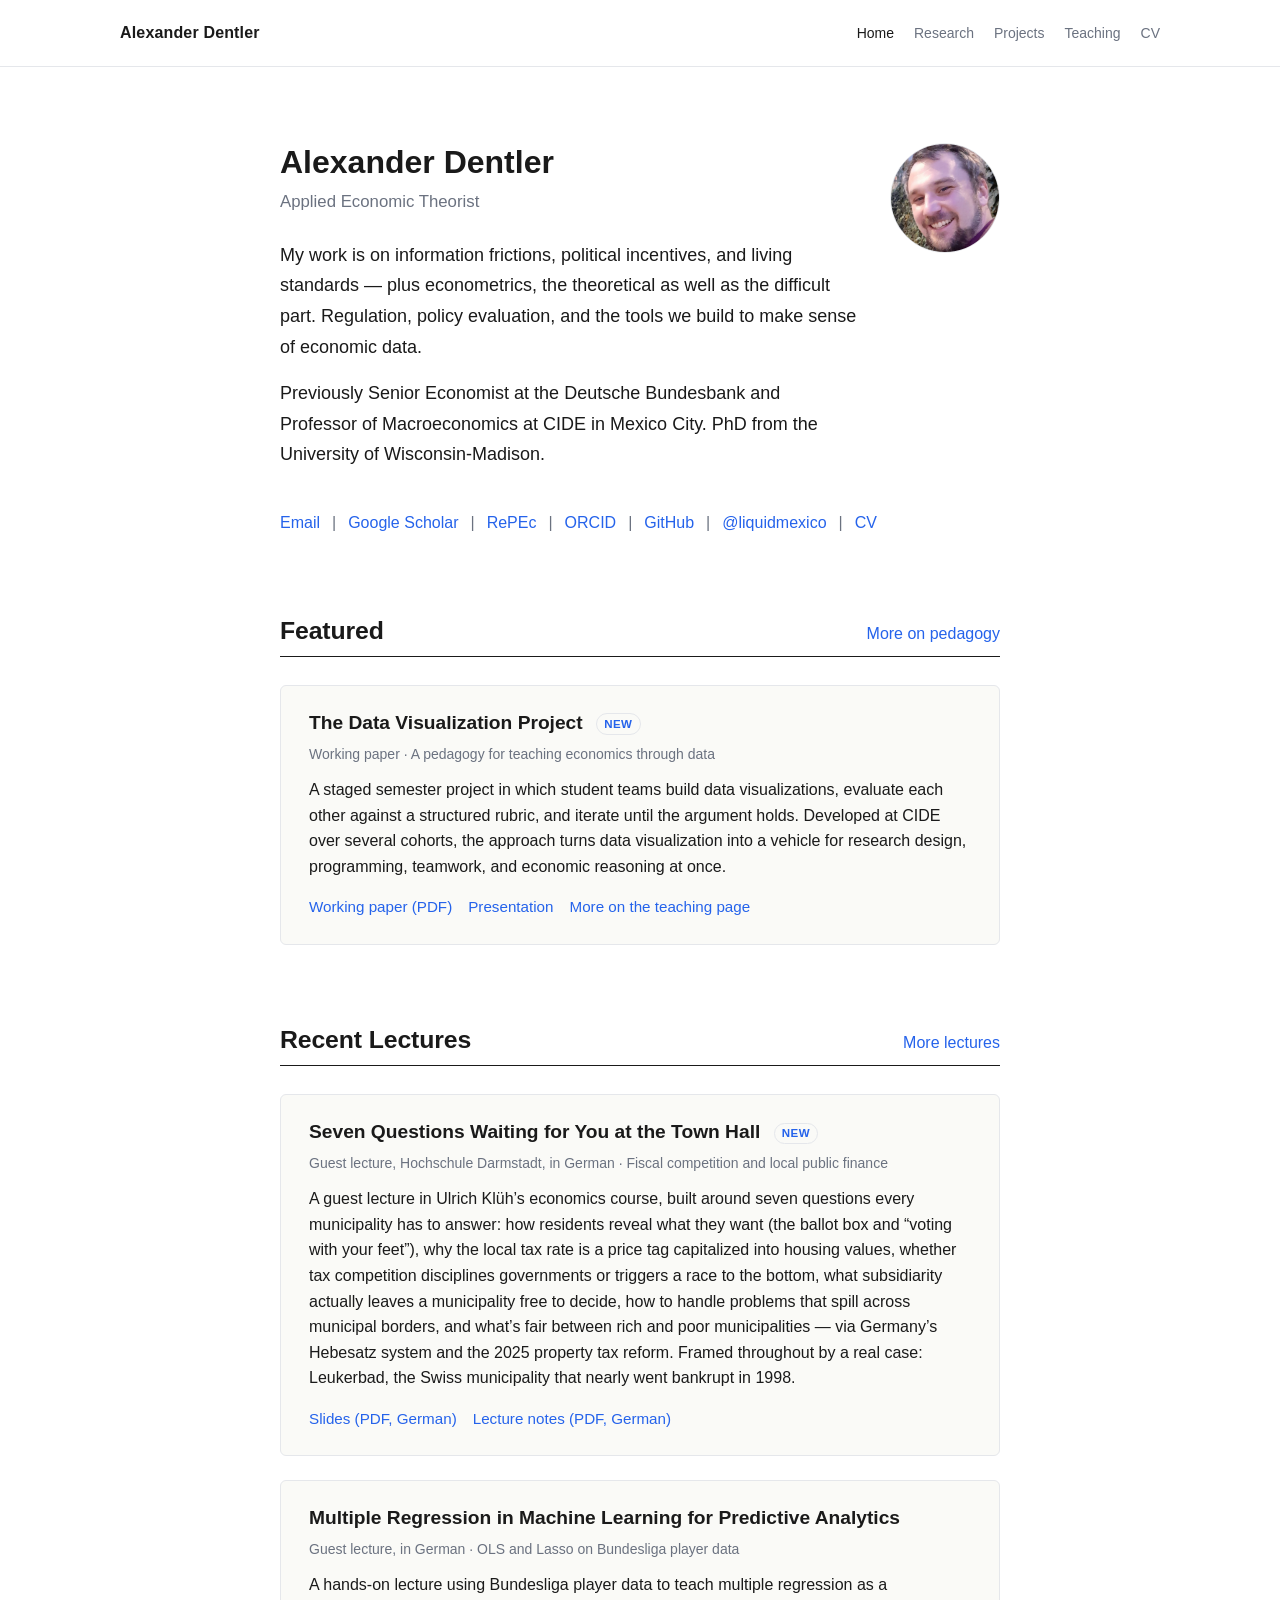
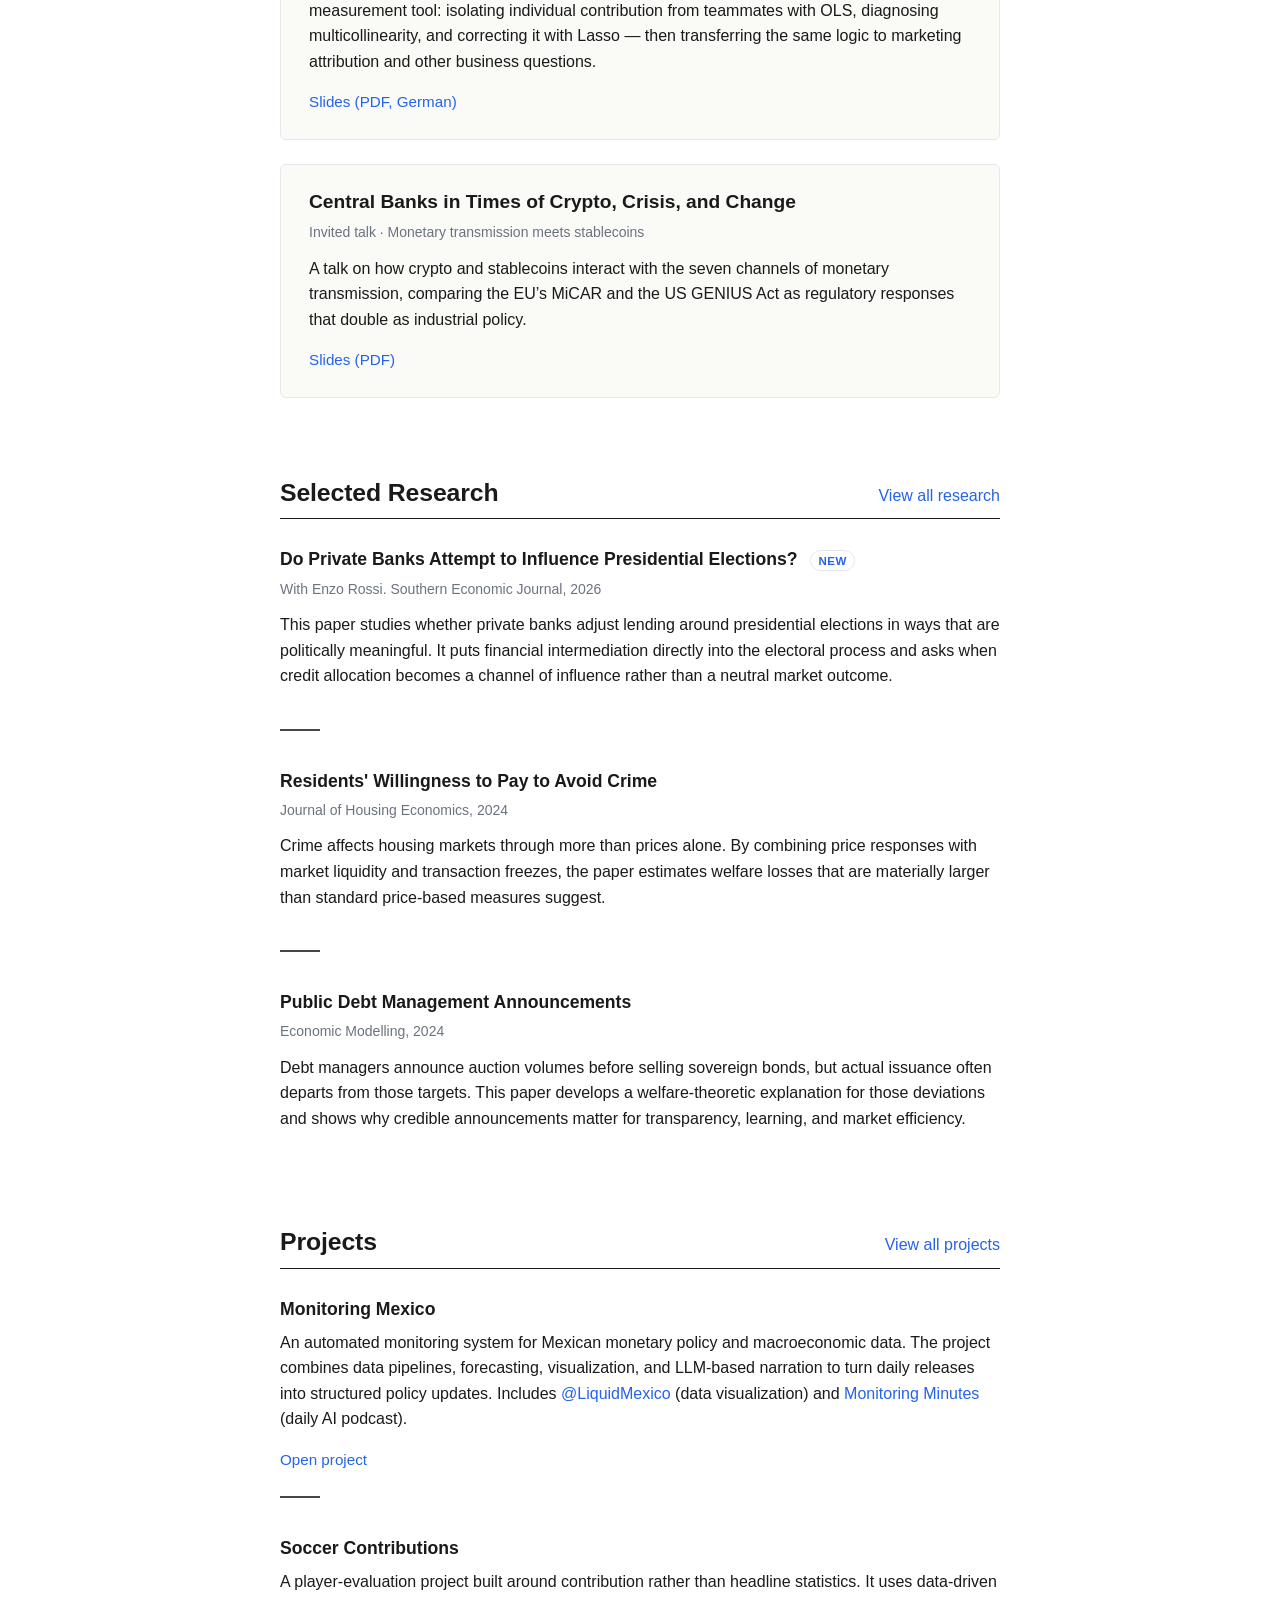
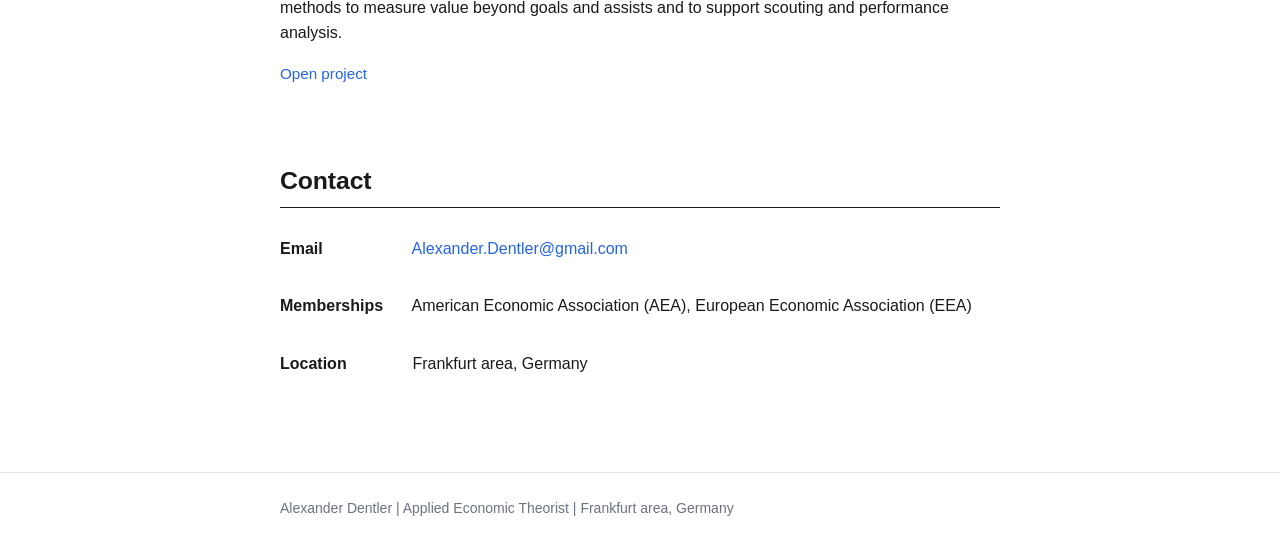
<file: index.html>
<!DOCTYPE html>
<html lang="en">
  <head>
    <meta charset="utf-8">
    <meta name="viewport" content="width=device-width, initial-scale=1">
    <title>Alexander Dentler | Applied Economic Theorist</title>
    <meta
      name="description"
      content="Alexander Dentler is an applied economic theorist working on information economics, political economy, living standards, and policy design."
    >
    <link rel="icon" type="image/svg+xml" href="assets/favicon.svg">

    <meta property="og:type" content="website">
    <meta property="og:title" content="Alexander Dentler | Applied Economic Theorist">
    <meta property="og:description" content="Applied economic theorist working on information economics, political economy, living standards, and policy design.">
    <meta property="og:image" content="https://adentler1.github.io/assets/og-image.jpg">
    <meta property="og:url" content="https://adentler1.github.io/">
    <meta name="twitter:card" content="summary_large_image">
    <meta name="twitter:title" content="Alexander Dentler | Applied Economic Theorist">
    <meta name="twitter:description" content="Applied economic theorist working on information economics, political economy, living standards, and policy design.">
    <meta name="twitter:image" content="https://adentler1.github.io/assets/og-image.jpg">

    <link rel="stylesheet" href="css/style.css">

    <script async src="https://www.googletagmanager.com/gtag/js?id=G-CP04B68RK2"></script>
    <script>
      window.dataLayer = window.dataLayer || [];
      function gtag(){dataLayer.push(arguments);}
      gtag('js', new Date());
      gtag('config', 'G-CP04B68RK2');
    </script>
  </head>
  <body>
    <header class="site-header">
      <div class="chrome">
        <div class="site-header-inner">
          <a class="site-name" href="index.html">Alexander Dentler</a>
          <nav class="site-nav" aria-label="Primary">
            <a href="index.html" aria-current="page">Home</a>
            <a href="research.html">Research</a>
            <a href="projects.html">Projects</a>
            <a href="teaching.html">Teaching</a>
            <a href="cv.html">CV</a>
          </nav>
        </div>
      </div>
    </header>

    <main class="content page">
      <section class="hero">
        <div class="hero-inner">
          <div class="hero-text">
            <h1>Alexander Dentler</h1>
            <p class="role">Applied Economic Theorist</p>
            <p class="lede">
              My work is on information frictions, political incentives, and living
              standards &mdash; plus econometrics, the theoretical as well as the
              difficult part. Regulation, policy evaluation, and the tools we build
              to make sense of economic data.
            </p>
            <p class="lede">
              Previously Senior Economist at the Deutsche Bundesbank and Professor of
              Macroeconomics at CIDE in Mexico City. PhD from the University of
              Wisconsin-Madison.
            </p>
          </div>
          <img class="hero-photo" src="assets/dentler-photo.jpg" alt="Alexander Dentler">
        </div>
        <ul class="link-list" aria-label="Profile links">
          <li><a href="mailto:Alexander.Dentler@gmail.com">Email</a></li>
          <li>
            <a href="https://scholar.google.com/citations?user=4nxXHgsAAAAJ&amp;hl=en" target="_blank" rel="noopener noreferrer">Google Scholar</a>
          </li>
          <li>
            <a href="https://ideas.repec.org/f/pde1080.html" target="_blank" rel="noopener noreferrer">RePEc</a>
          </li>
          <li>
            <a href="https://orcid.org/0000-0003-4408-7403" target="_blank" rel="noopener noreferrer">ORCID</a>
          </li>
          <li>
            <a href="https://github.com/adentler1" target="_blank" rel="noopener noreferrer">GitHub</a>
          </li>
          <li>
            <a href="https://x.com/liquidmexico" target="_blank" rel="noopener noreferrer">@liquidmexico</a>
          </li>
          <li><a href="cv.html">CV</a></li>
        </ul>
      </section>

      <section class="section">
        <div class="section-header">
          <h2>Featured</h2>
          <a class="section-link" href="teaching.html#pedagogy">More on pedagogy</a>
        </div>
        <article class="featured">
          <h3 class="entry-title">
            The Data Visualization Project
            <span class="tag">New</span>
          </h3>
          <p class="meta">Working paper &middot; A pedagogy for teaching economics through data</p>
          <p>
            A staged semester project in which student teams build data visualizations,
            evaluate each other against a structured rubric, and iterate until the
            argument holds. Developed at CIDE over several cohorts, the approach turns
            data visualization into a vehicle for research design, programming,
            teamwork, and economic reasoning at once.
          </p>
          <div class="link-row">
            <a href="assets/DVP/Dentler_DVP_WorkingPaper.pdf" target="_blank" rel="noopener noreferrer">Working paper (PDF)</a>
            <a href="assets/DVP/DVP_Presentation.pdf" target="_blank" rel="noopener noreferrer">Presentation</a>
            <a href="teaching.html#pedagogy">More on the teaching page</a>
          </div>
        </article>
      </section>

      <section class="section" id="recent-lectures">
        <div class="section-header">
          <h2>Recent Lectures</h2>
          <a class="section-link" href="teaching.html#recent-lectures">More lectures</a>
        </div>
        <div class="stack">
          <article class="featured">
            <h3 class="entry-title">
              Seven Questions Waiting for You at the Town Hall
              <span class="tag">New</span>
            </h3>
            <p class="meta">Guest lecture, Hochschule Darmstadt, in German &middot; Fiscal competition and local public finance</p>
            <p>
              A guest lecture in Ulrich Kl&uuml;h&rsquo;s economics course, built around
              seven questions every municipality has to answer: how
              residents reveal what they want (the ballot box and &ldquo;voting with your
              feet&rdquo;), why the local tax rate is a price tag capitalized into housing
              values, whether tax competition disciplines governments or triggers a race
              to the bottom, what subsidiarity actually leaves a municipality free to
              decide, how to handle problems that spill across municipal borders, and
              what&rsquo;s fair between rich and poor municipalities &mdash; via Germany&rsquo;s
              Hebesatz system and the 2025 property tax reform. Framed throughout by a
              real case: Leukerbad, the Swiss municipality that nearly went bankrupt in
              1998.
            </p>
            <div class="link-row">
              <a href="assets/Talks/fiscal-competition-local-public-finance.pdf" target="_blank" rel="noopener noreferrer">Slides (PDF, German)</a>
              <a href="assets/Talks/fiscal-competition-lecture-notes.pdf" target="_blank" rel="noopener noreferrer">Lecture notes (PDF, German)</a>
            </div>
          </article>

          <article class="featured">
            <h3 class="entry-title">Multiple Regression in Machine Learning for Predictive Analytics</h3>
            <p class="meta">Guest lecture, in German &middot; OLS and Lasso on Bundesliga player data</p>
            <p>
              A hands-on lecture using Bundesliga player data to teach multiple
              regression as a measurement tool: isolating individual contribution from
              teammates with OLS, diagnosing multicollinearity, and correcting it with
              Lasso &mdash; then transferring the same logic to marketing attribution
              and other business questions.
            </p>
            <div class="link-row">
              <a href="assets/Talks/multiple-regression-predictive-analytics.pdf" target="_blank" rel="noopener noreferrer">Slides (PDF, German)</a>
            </div>
          </article>

          <article class="featured">
            <h3 class="entry-title">Central Banks in Times of Crypto, Crisis, and Change</h3>
            <p class="meta">Invited talk &middot; Monetary transmission meets stablecoins</p>
            <p>
              A talk on how crypto and stablecoins interact with the seven channels of
              monetary transmission, comparing the EU&rsquo;s MiCAR and the US GENIUS
              Act as regulatory responses that double as industrial policy.
            </p>
            <div class="link-row">
              <a href="assets/Talks/central-banks-crypto-crisis-change.pdf" target="_blank" rel="noopener noreferrer">Slides (PDF)</a>
            </div>
          </article>
        </div>
      </section>

      <section class="section">
        <div class="section-header">
          <h2>Selected Research</h2>
          <a class="section-link" href="research.html">View all research</a>
        </div>
        <div class="stack">
          <article class="entry">
            <h3 class="entry-title">
              <a href="research.html#do-private-banks">Do Private Banks Attempt to Influence Presidential Elections?</a>
              <span class="tag">New</span>
            </h3>
            <p class="meta">With Enzo Rossi. Southern Economic Journal, 2026</p>
            <p>
              This paper studies whether private banks adjust lending around presidential
              elections in ways that are politically meaningful. It puts financial
              intermediation directly into the electoral process and asks when credit
              allocation becomes a channel of influence rather than a neutral market outcome.
            </p>
          </article>

          <article class="entry">
            <h3 class="entry-title">
              <a href="research.html#crime-paper">Residents' Willingness to Pay to Avoid Crime</a>
            </h3>
            <p class="meta">Journal of Housing Economics, 2024</p>
            <p>
              Crime affects housing markets through more than prices alone. By combining
              price responses with market liquidity and transaction freezes, the paper
              estimates welfare losses that are materially larger than standard price-based
              measures suggest.
            </p>
          </article>

          <article class="entry">
            <h3 class="entry-title">
              <a href="research.html#debt-paper">Public Debt Management Announcements</a>
            </h3>
            <p class="meta">Economic Modelling, 2024</p>
            <p>
              Debt managers announce auction volumes before selling sovereign bonds, but
              actual issuance often departs from those targets. This paper develops a
              welfare-theoretic explanation for those deviations and shows why credible
              announcements matter for transparency, learning, and market efficiency.
            </p>
          </article>
        </div>
      </section>

      <section class="section">
        <div class="section-header">
          <h2>Projects</h2>
          <a class="section-link" href="projects.html">View all projects</a>
        </div>
        <div class="card-grid">
          <article class="card">
            <h3>Monitoring Mexico</h3>
            <p>
              An automated monitoring system for Mexican monetary policy and macroeconomic
              data. The project combines data pipelines, forecasting, visualization, and
              LLM-based narration to turn daily releases into structured policy updates.
              Includes <a href="https://x.com/liquidmexico" target="_blank" rel="noopener noreferrer">@LiquidMexico</a>
              (data visualization) and
              <a href="https://open.spotify.com/show/3ojmjRyzNqdOmxxxb4RUL4" target="_blank" rel="noopener noreferrer">Monitoring Minutes</a>
              (daily AI podcast).
            </p>
            <div class="link-row">
              <a href="https://monitoring-monetary-policy-in-mexico.webflow.io/" target="_blank" rel="noopener noreferrer">Open project</a>
            </div>
          </article>

          <article class="card">
            <h3>Soccer Contributions</h3>
            <p>
              A player-evaluation project built around contribution rather than headline
              statistics. It uses data-driven methods to measure value beyond goals and
              assists and to support scouting and performance analysis.
            </p>
            <div class="link-row">
              <a href="https://soccercontributions.com/" target="_blank" rel="noopener noreferrer">Open project</a>
            </div>
          </article>
        </div>
      </section>

      <section class="section">
        <h2>Contact</h2>
        <div class="definition-list">
          <p><strong>Email</strong> <a href="mailto:Alexander.Dentler@gmail.com">Alexander.Dentler@gmail.com</a></p>
          <p><strong>Memberships</strong> American Economic Association (AEA), European Economic Association (EEA)</p>
          <p><strong>Location</strong> Frankfurt area, Germany</p>
        </div>
      </section>
    </main>

    <footer class="site-footer">
      <div class="content">
        <p>Alexander Dentler | Applied Economic Theorist | Frankfurt area, Germany</p>
      </div>
    </footer>
  </body>
</html>
</file>
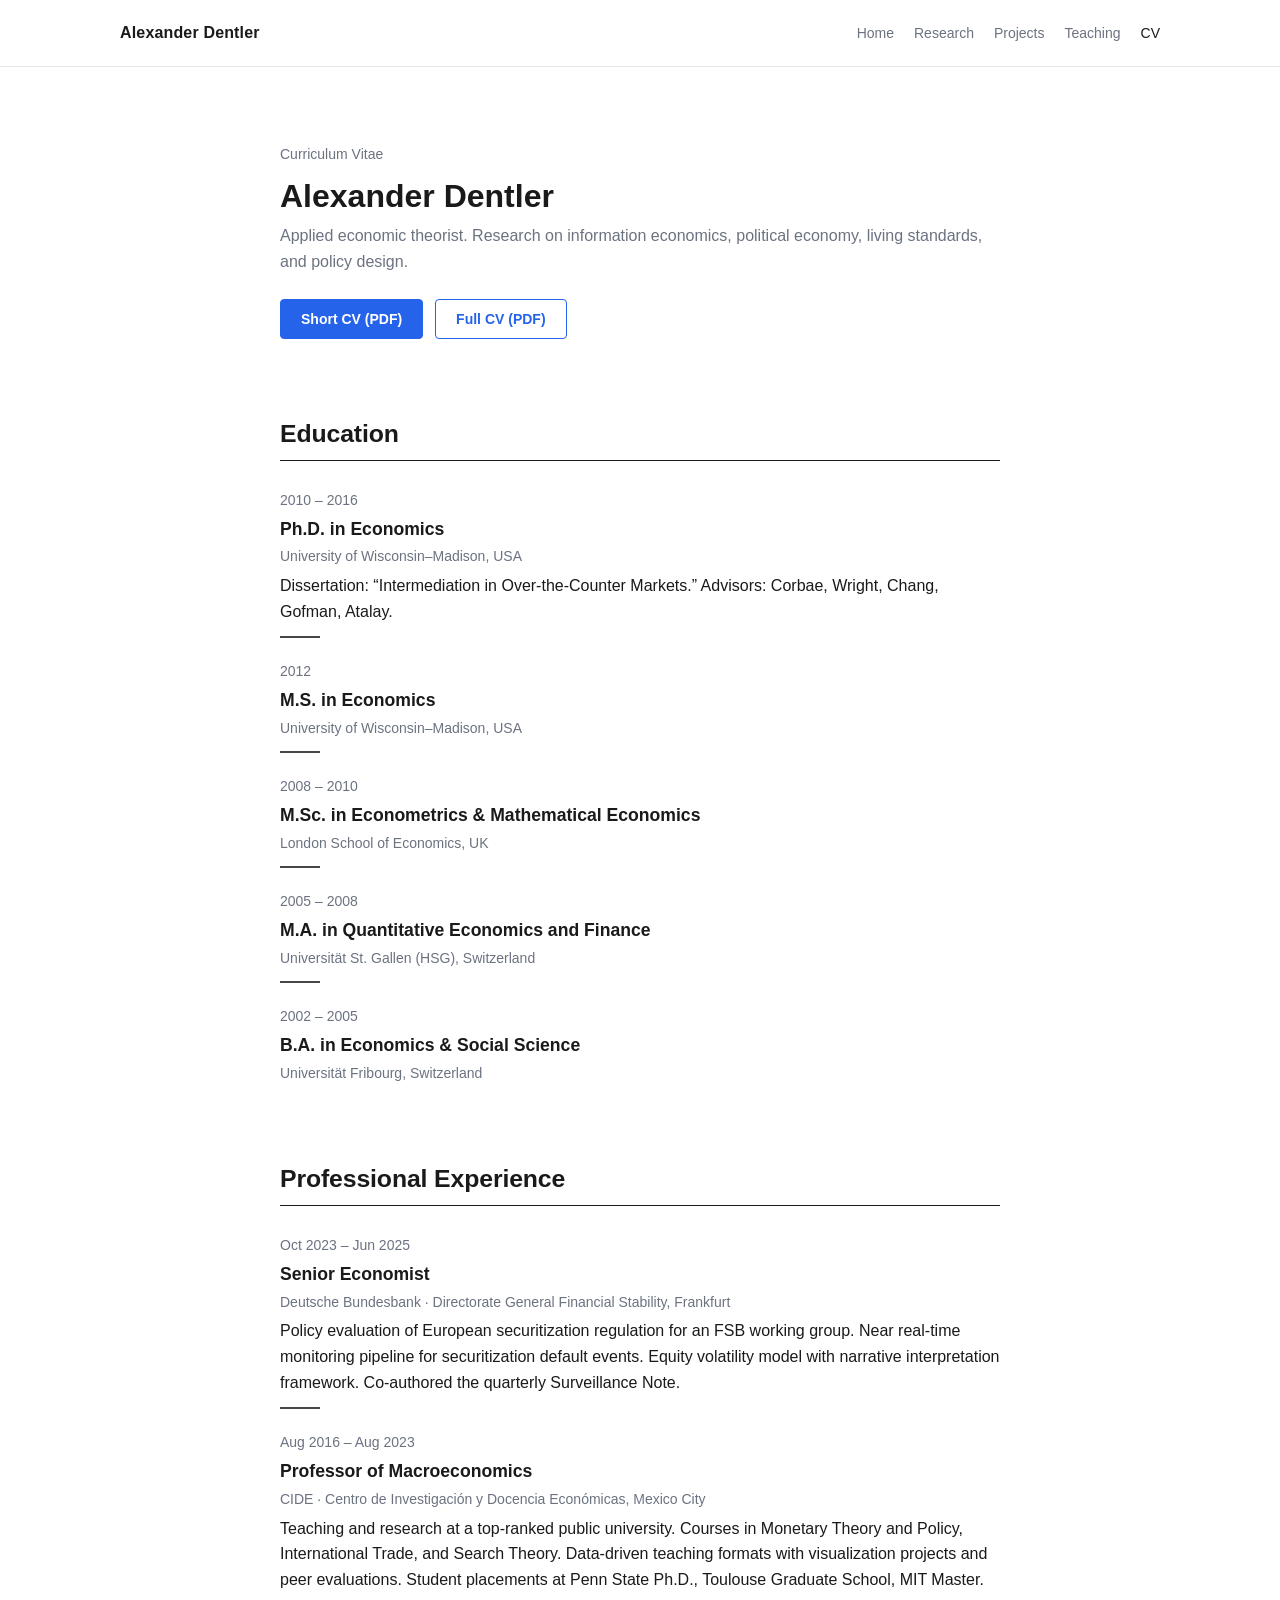
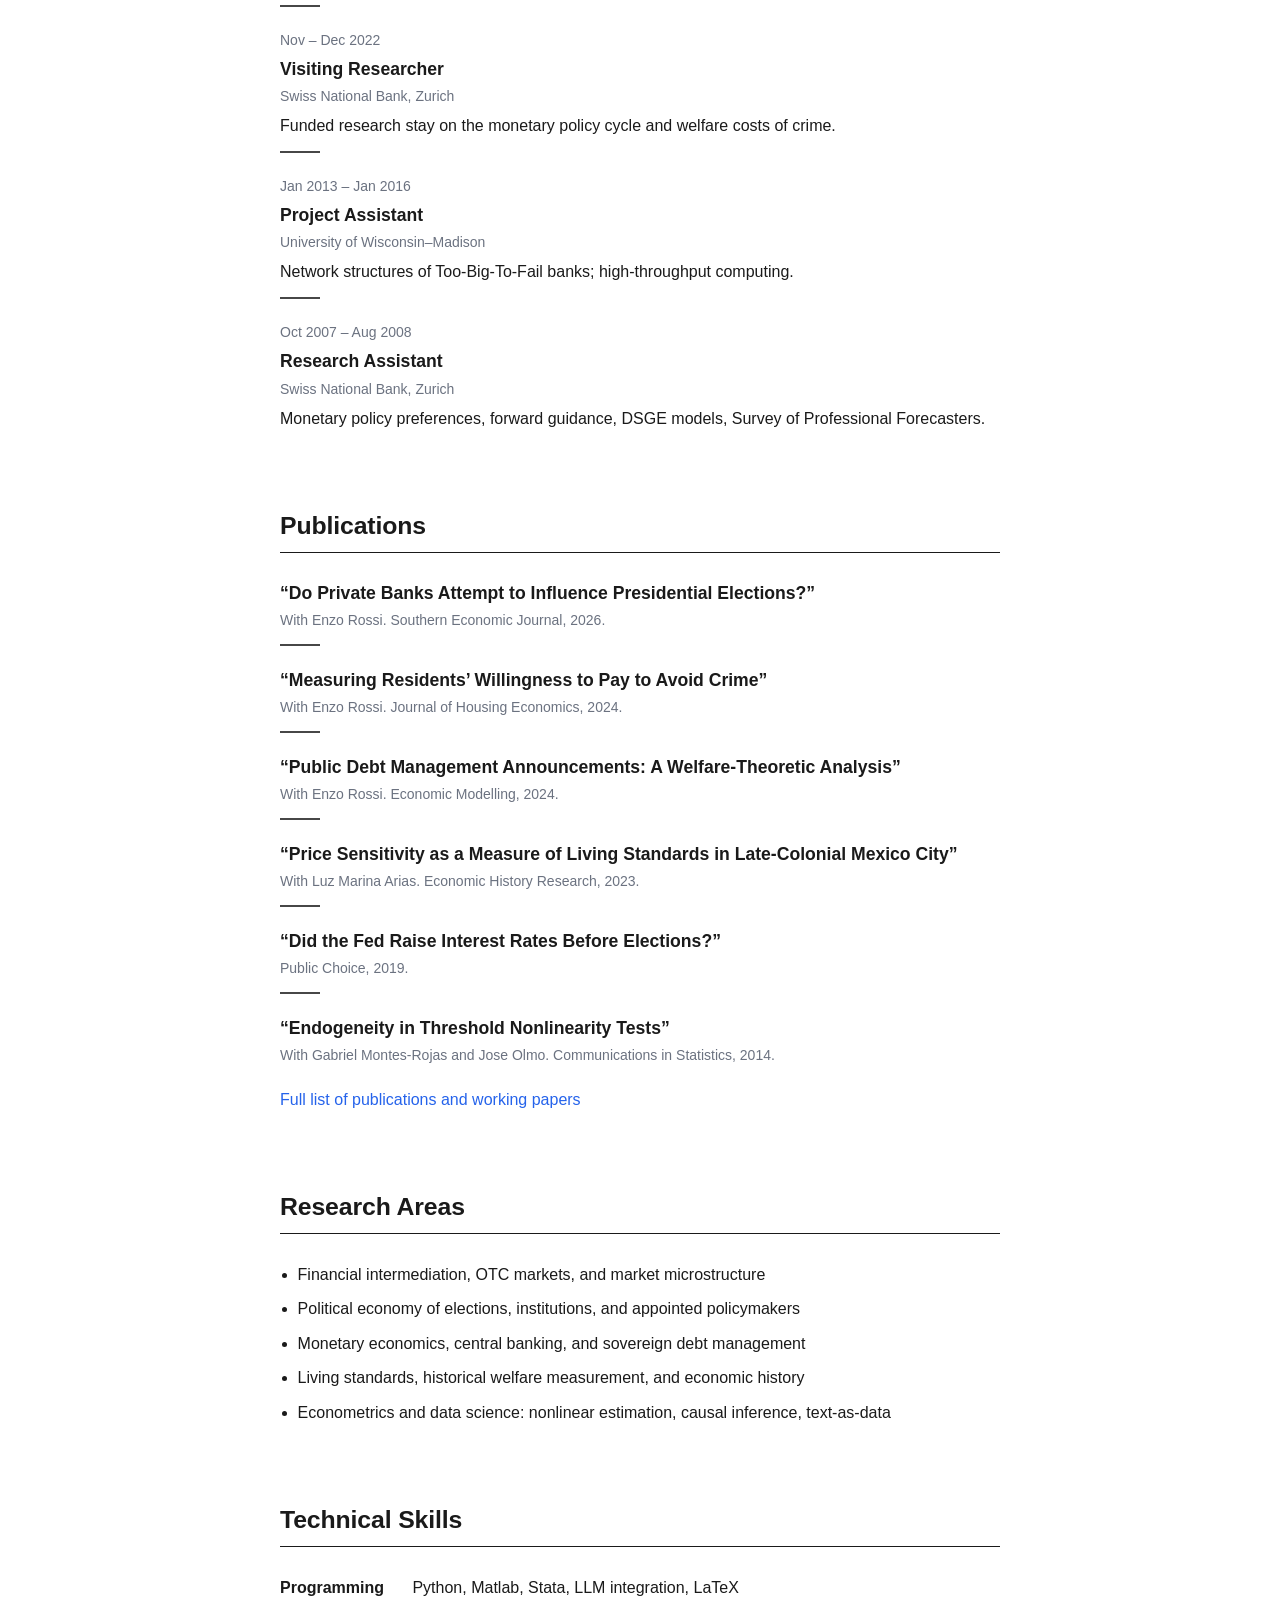
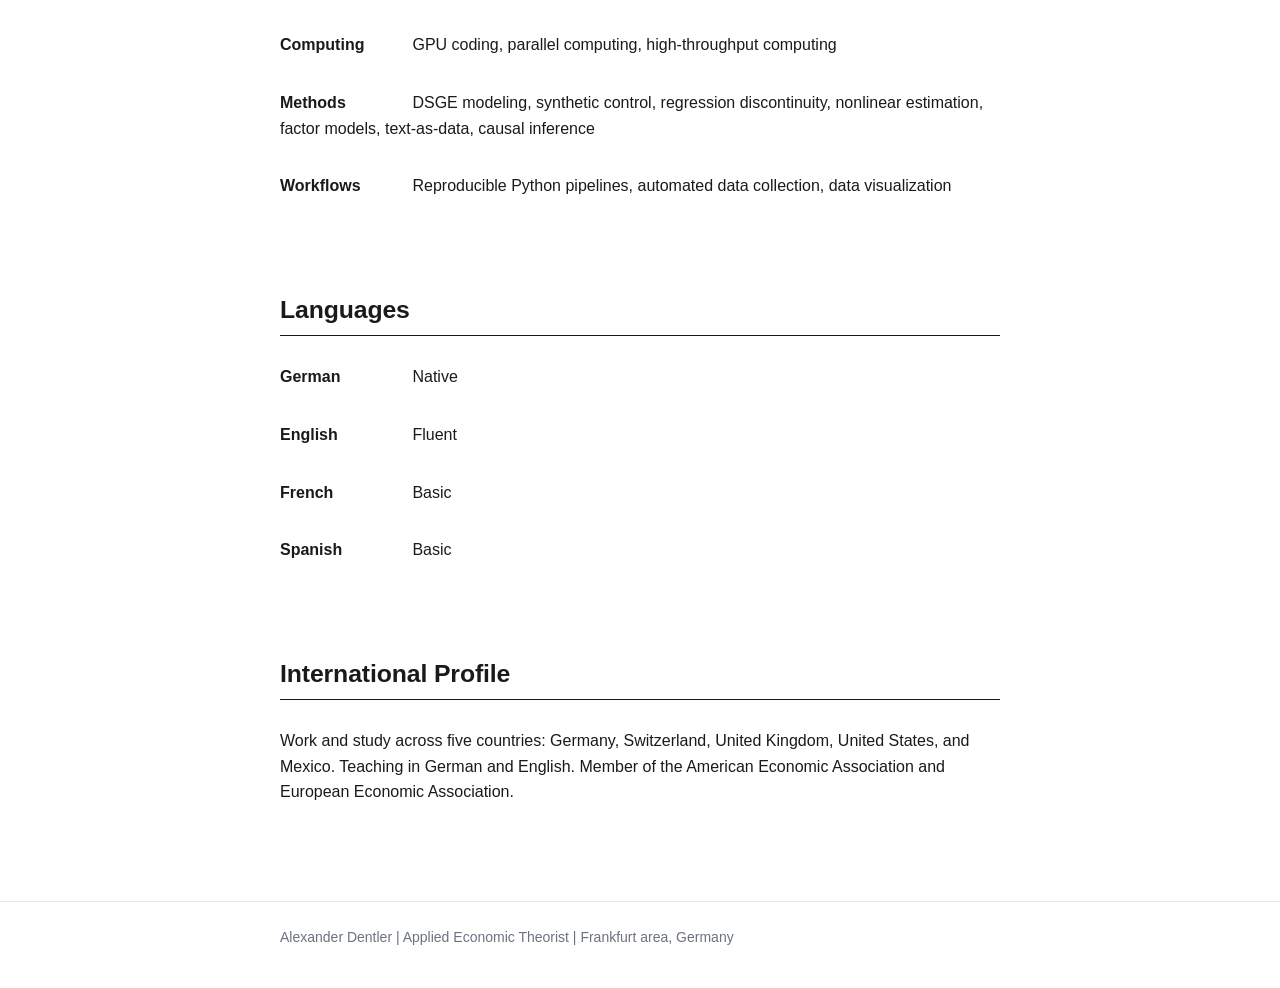
<file: cv.html>
<!DOCTYPE html>
<html lang="en">
  <head>
    <meta charset="utf-8">
    <meta name="viewport" content="width=device-width, initial-scale=1">
    <title>CV | Alexander Dentler</title>
    <meta
      name="description"
      content="Curriculum vitae of Alexander Dentler — applied economic theorist with experience in central banking, academia, and applied research."
    >
    <link rel="icon" type="image/svg+xml" href="assets/favicon.svg">

    <meta property="og:type" content="website">
    <meta property="og:title" content="CV | Alexander Dentler">
    <meta property="og:description" content="Curriculum vitae: applied economic theorist with experience in central banking, academia, and applied research.">
    <meta property="og:image" content="https://adentler1.github.io/assets/og-image.jpg">
    <meta property="og:url" content="https://adentler1.github.io/cv.html">
    <meta name="twitter:card" content="summary_large_image">
    <meta name="twitter:title" content="CV | Alexander Dentler">
    <meta name="twitter:description" content="Curriculum vitae: applied economic theorist with experience in central banking, academia, and applied research.">
    <meta name="twitter:image" content="https://adentler1.github.io/assets/og-image.jpg">

    <link rel="stylesheet" href="css/style.css">

    <script async src="https://www.googletagmanager.com/gtag/js?id=G-CP04B68RK2"></script>
    <script>
      window.dataLayer = window.dataLayer || [];
      function gtag(){dataLayer.push(arguments);}
      gtag('js', new Date());
      gtag('config', 'G-CP04B68RK2');
    </script>
  </head>
  <body>
    <header class="site-header">
      <div class="chrome">
        <div class="site-header-inner">
          <a class="site-name" href="index.html">Alexander Dentler</a>
          <nav class="site-nav" aria-label="Primary">
            <a href="index.html">Home</a>
            <a href="research.html">Research</a>
            <a href="projects.html">Projects</a>
            <a href="teaching.html">Teaching</a>
            <a href="cv.html" aria-current="page">CV</a>
          </nav>
        </div>
      </div>
    </header>

    <main class="content page">
      <section class="hero">
        <p class="eyebrow">Curriculum Vitae</p>
        <h1>Alexander Dentler</h1>
        <p class="intro">
          Applied economic theorist. Research on information economics,
          political economy, living standards, and policy design.
        </p>
        <div class="cv-downloads">
          <a class="cv-btn" href="assets/cv_web_short.pdf" download>Short CV (PDF)</a>
          <a class="cv-btn cv-btn--secondary" href="assets/cv_web_long.pdf" download>Full CV (PDF)</a>
        </div>
      </section>

      <section class="section">
        <h2>Education</h2>
        <div class="stack">
          <div class="cv-item">
            <p class="cv-dates">2010 &ndash; 2016</p>
            <h3>Ph.D. in Economics</h3>
            <p class="meta">University of Wisconsin&ndash;Madison, USA</p>
            <p>Dissertation: &ldquo;Intermediation in Over-the-Counter Markets.&rdquo;
              Advisors: Corbae, Wright, Chang, Gofman, Atalay.</p>
          </div>
          <div class="cv-item">
            <p class="cv-dates">2012</p>
            <h3>M.S. in Economics</h3>
            <p class="meta">University of Wisconsin&ndash;Madison, USA</p>
          </div>
          <div class="cv-item">
            <p class="cv-dates">2008 &ndash; 2010</p>
            <h3>M.Sc. in Econometrics &amp; Mathematical Economics</h3>
            <p class="meta">London School of Economics, UK</p>
          </div>
          <div class="cv-item">
            <p class="cv-dates">2005 &ndash; 2008</p>
            <h3>M.A. in Quantitative Economics and Finance</h3>
            <p class="meta">Universit&auml;t St. Gallen (HSG), Switzerland</p>
          </div>
          <div class="cv-item">
            <p class="cv-dates">2002 &ndash; 2005</p>
            <h3>B.A. in Economics &amp; Social Science</h3>
            <p class="meta">Universit&auml;t Fribourg, Switzerland</p>
          </div>
        </div>
      </section>

      <section class="section">
        <h2>Professional Experience</h2>
        <div class="stack">
          <div class="cv-item">
            <p class="cv-dates">Oct 2023 &ndash; Jun 2025</p>
            <h3>Senior Economist</h3>
            <p class="meta">Deutsche Bundesbank &middot; Directorate General Financial Stability, Frankfurt</p>
            <p>
              Policy evaluation of European securitization regulation for an FSB working group.
              Near real-time monitoring pipeline for securitization default events.
              Equity volatility model with narrative interpretation framework.
              Co-authored the quarterly Surveillance Note.
            </p>
          </div>
          <div class="cv-item">
            <p class="cv-dates">Aug 2016 &ndash; Aug 2023</p>
            <h3>Professor of Macroeconomics</h3>
            <p class="meta">CIDE &middot; Centro de Investigaci&oacute;n y Docencia Econ&oacute;micas, Mexico City</p>
            <p>
              Teaching and research at a top-ranked public university.
              Courses in Monetary Theory and Policy, International Trade, and Search Theory.
              Data-driven teaching formats with visualization projects and peer evaluations.
              Student placements at Penn State Ph.D., Toulouse Graduate School, MIT Master.
            </p>
          </div>
          <div class="cv-item">
            <p class="cv-dates">Nov &ndash; Dec 2022</p>
            <h3>Visiting Researcher</h3>
            <p class="meta">Swiss National Bank, Zurich</p>
            <p>Funded research stay on the monetary policy cycle and welfare costs of crime.</p>
          </div>
          <div class="cv-item">
            <p class="cv-dates">Jan 2013 &ndash; Jan 2016</p>
            <h3>Project Assistant</h3>
            <p class="meta">University of Wisconsin&ndash;Madison</p>
            <p>Network structures of Too-Big-To-Fail banks; high-throughput computing.</p>
          </div>
          <div class="cv-item">
            <p class="cv-dates">Oct 2007 &ndash; Aug 2008</p>
            <h3>Research Assistant</h3>
            <p class="meta">Swiss National Bank, Zurich</p>
            <p>Monetary policy preferences, forward guidance, DSGE models, Survey of Professional Forecasters.</p>
          </div>
        </div>
      </section>

      <section class="section">
        <h2>Publications</h2>
        <div class="stack">
          <div class="cv-item">
            <h3>&ldquo;Do Private Banks Attempt to Influence Presidential Elections?&rdquo;</h3>
            <p class="meta">With Enzo Rossi. Southern Economic Journal, 2026.</p>
          </div>
          <div class="cv-item">
            <h3>&ldquo;Measuring Residents&rsquo; Willingness to Pay to Avoid Crime&rdquo;</h3>
            <p class="meta">With Enzo Rossi. Journal of Housing Economics, 2024.</p>
          </div>
          <div class="cv-item">
            <h3>&ldquo;Public Debt Management Announcements: A Welfare-Theoretic Analysis&rdquo;</h3>
            <p class="meta">With Enzo Rossi. Economic Modelling, 2024.</p>
          </div>
          <div class="cv-item">
            <h3>&ldquo;Price Sensitivity as a Measure of Living Standards in Late-Colonial Mexico City&rdquo;</h3>
            <p class="meta">With Luz Marina Arias. Economic History Research, 2023.</p>
          </div>
          <div class="cv-item">
            <h3>&ldquo;Did the Fed Raise Interest Rates Before Elections?&rdquo;</h3>
            <p class="meta">Public Choice, 2019.</p>
          </div>
          <div class="cv-item">
            <h3>&ldquo;Endogeneity in Threshold Nonlinearity Tests&rdquo;</h3>
            <p class="meta">With Gabriel Montes-Rojas and Jose Olmo. Communications in Statistics, 2014.</p>
          </div>
        </div>
        <p class="cv-more"><a href="research.html">Full list of publications and working papers</a></p>
      </section>

      <section class="section">
        <h2>Research Areas</h2>
        <ul class="bullet-list">
          <li>Financial intermediation, OTC markets, and market microstructure</li>
          <li>Political economy of elections, institutions, and appointed policymakers</li>
          <li>Monetary economics, central banking, and sovereign debt management</li>
          <li>Living standards, historical welfare measurement, and economic history</li>
          <li>Econometrics and data science: nonlinear estimation, causal inference, text-as-data</li>
        </ul>
      </section>

      <section class="section">
        <h2>Technical Skills</h2>
        <div class="definition-list">
          <p><strong>Programming</strong> Python, Matlab, Stata, LLM integration, LaTeX</p>
          <p><strong>Computing</strong> GPU coding, parallel computing, high-throughput computing</p>
          <p><strong>Methods</strong> DSGE modeling, synthetic control, regression discontinuity, nonlinear estimation, factor models, text-as-data, causal inference</p>
          <p><strong>Workflows</strong> Reproducible Python pipelines, automated data collection, data visualization</p>
        </div>
      </section>

      <section class="section">
        <h2>Languages</h2>
        <div class="definition-list">
          <p><strong>German</strong> Native</p>
          <p><strong>English</strong> Fluent</p>
          <p><strong>French</strong> Basic</p>
          <p><strong>Spanish</strong> Basic</p>
        </div>
      </section>

      <section class="section">
        <h2>International Profile</h2>
        <p>
          Work and study across five countries: Germany, Switzerland, United Kingdom,
          United States, and Mexico. Teaching in German and English.
          Member of the American Economic Association and European Economic Association.
        </p>
      </section>
    </main>

    <footer class="site-footer">
      <div class="content">
        <p>Alexander Dentler | Applied Economic Theorist | Frankfurt area, Germany</p>
      </div>
    </footer>
  </body>
</html>
</file>
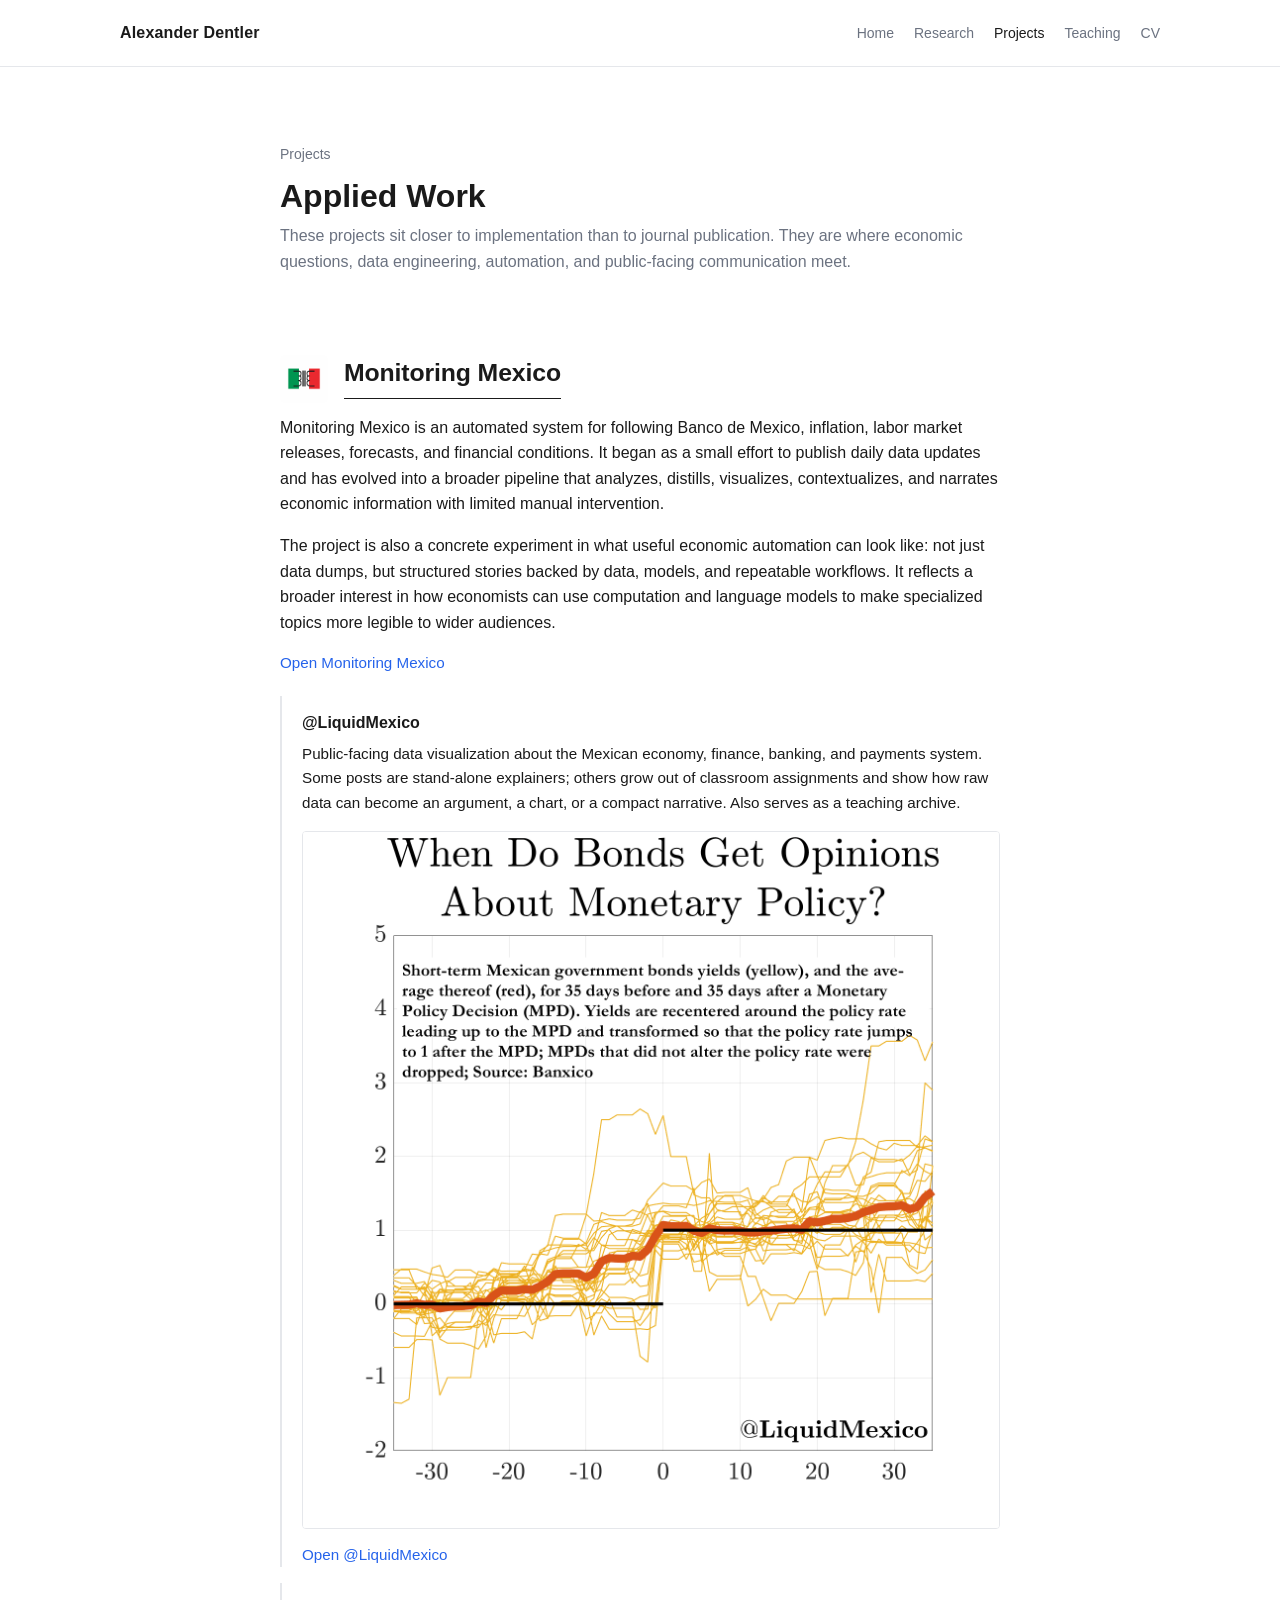
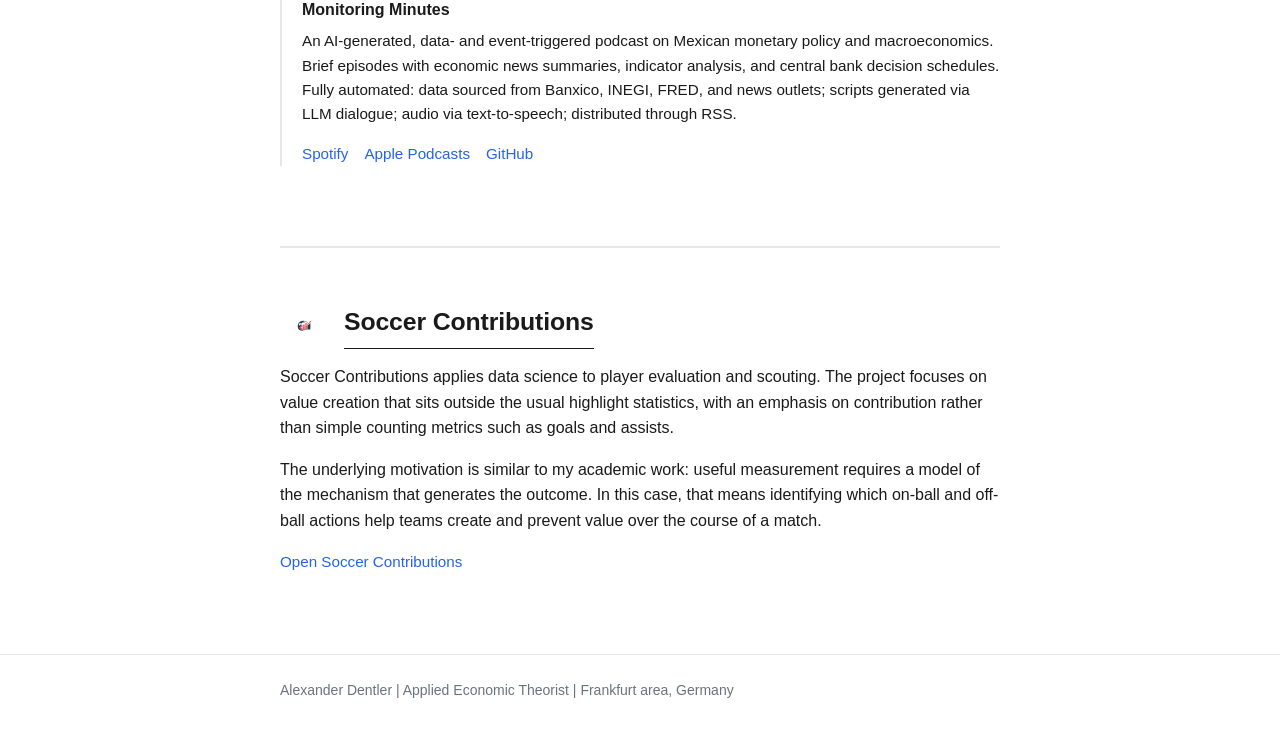
<file: projects.html>
<!DOCTYPE html>
<html lang="en">
  <head>
    <meta charset="utf-8">
    <meta name="viewport" content="width=device-width, initial-scale=1">
    <title>Projects | Alexander Dentler</title>
    <meta
      name="description"
      content="Applied data-science and public-facing projects by Alexander Dentler, including Monitoring Mexico, Soccer Contributions, and @LiquidMexico."
    >
    <link rel="icon" type="image/svg+xml" href="assets/favicon.svg">

    <meta property="og:type" content="website">
    <meta property="og:title" content="Projects | Alexander Dentler">
    <meta property="og:description" content="Applied projects including Monitoring Mexico, Monitoring Minutes podcast, @LiquidMexico, and Soccer Contributions.">
    <meta property="og:image" content="https://adentler1.github.io/assets/og-image.jpg">
    <meta property="og:url" content="https://adentler1.github.io/projects.html">
    <meta name="twitter:card" content="summary_large_image">
    <meta name="twitter:title" content="Projects | Alexander Dentler">
    <meta name="twitter:description" content="Applied projects including Monitoring Mexico, Monitoring Minutes podcast, @LiquidMexico, and Soccer Contributions.">
    <meta name="twitter:image" content="https://adentler1.github.io/assets/og-image.jpg">

    <link rel="stylesheet" href="css/style.css">

    <script async src="https://www.googletagmanager.com/gtag/js?id=G-CP04B68RK2"></script>
    <script>
      window.dataLayer = window.dataLayer || [];
      function gtag(){dataLayer.push(arguments);}
      gtag('js', new Date());
      gtag('config', 'G-CP04B68RK2');
    </script>
  </head>
  <body>
    <header class="site-header">
      <div class="chrome">
        <div class="site-header-inner">
          <a class="site-name" href="index.html">Alexander Dentler</a>
          <nav class="site-nav" aria-label="Primary">
            <a href="index.html">Home</a>
            <a href="research.html">Research</a>
            <a href="projects.html" aria-current="page">Projects</a>
            <a href="teaching.html">Teaching</a>
            <a href="cv.html">CV</a>
          </nav>
        </div>
      </div>
    </header>

    <main class="content page">
      <section class="hero">
        <p class="eyebrow">Projects</p>
        <h1>Applied Work</h1>
        <p class="intro">
          These projects sit closer to implementation than to journal publication. They
          are where economic questions, data engineering, automation, and public-facing
          communication meet.
        </p>
      </section>

      <section class="section">
        <div class="stack">
          <article class="entry project-entry">
            <div class="project-header">
              <img class="project-logo" src="assets/ProjectAssets/MonitoringMexico.png" alt="Monitoring Mexico logo">
              <h2>Monitoring Mexico</h2>
            </div>
            <p>
              Monitoring Mexico is an automated system for following Banco de Mexico,
              inflation, labor market releases, forecasts, and financial conditions. It
              began as a small effort to publish daily data updates and has evolved into a
              broader pipeline that analyzes, distills, visualizes, contextualizes, and
              narrates economic information with limited manual intervention.
            </p>
            <p>
              The project is also a concrete experiment in what useful economic automation
              can look like: not just data dumps, but structured stories backed by data,
              models, and repeatable workflows. It reflects a broader interest in how
              economists can use computation and language models to make specialized topics
              more legible to wider audiences.
            </p>
            <div class="link-row">
              <a href="https://monitoring-monetary-policy-in-mexico.webflow.io/" target="_blank" rel="noopener noreferrer">Open Monitoring Mexico</a>
            </div>

            <div class="subproject">
              <h3>@LiquidMexico</h3>
              <p>
                Public-facing data visualization about the Mexican economy, finance,
                banking, and payments system. Some posts are stand-alone explainers;
                others grow out of classroom assignments and show how raw data can become
                an argument, a chart, or a compact narrative. Also serves as a teaching
                archive.
              </p>
              <div class="carousel" aria-label="LiquidMexico data visualizations">
                <div class="carousel-track">
                  <img src="assets/LiquidMexico/LM_BondsWithOpinions.png" alt="When Do Bonds Get Opinions About Monetary Policy?" loading="lazy">
                  <img src="assets/LiquidMexico/LM_InflationVsTenure.png" alt="Central bank performance, job security, and the Mexican case" loading="lazy">
                  <img src="assets/LiquidMexico/LM_ImpliedInflationExpectations.png" alt="CPI Inflation expectations: Mexico and the US" loading="lazy">
                  <img src="assets/LiquidMexico/LM_EducationInflation.png" alt="Education inflation in Mexico" loading="lazy">
                  <img src="assets/LiquidMexico/LM_WeatheringAPandemic.png" alt="Weathering a pandemic" loading="lazy">
                  <img src="assets/LiquidMexico/LM_Inflation2022June.png" alt="Inflation June 2022" loading="lazy">
                  <img src="assets/LiquidMexico/LM_Inflation2021Nov.png" alt="Inflation November 2021" loading="lazy">
                  <img src="assets/LiquidMexico/LM_ATMDistribution.png" alt="ATM distribution in Mexico" loading="lazy">
                  <img src="assets/LiquidMexico/LM_CardPaymentsAsFraction.png" alt="Card payments as a fraction of transactions" loading="lazy">
                  <img src="assets/LiquidMexico/LM_CardsPerDeposit.png" alt="Cards per deposit" loading="lazy">
                  <img src="assets/LiquidMexico/LM_Deposits.png" alt="Deposits in Mexico" loading="lazy">
                  <img src="assets/LiquidMexico/LM_POSvsATMS.png" alt="POS vs ATMs" loading="lazy">
                </div>
              </div>
              <div class="link-row">
                <a href="https://x.com/liquidmexico" target="_blank" rel="noopener noreferrer">Open @LiquidMexico</a>
              </div>
            </div>

            <div class="subproject">
              <h3>Monitoring Minutes</h3>
              <p>
                An AI-generated, data- and event-triggered podcast on Mexican monetary
                policy and macroeconomics. Brief episodes with economic news summaries,
                indicator analysis, and central bank decision schedules. Fully automated:
                data sourced from Banxico, INEGI, FRED, and news outlets; scripts
                generated via LLM dialogue; audio via text-to-speech; distributed
                through RSS.
              </p>
              <div class="link-row">
                <a href="https://open.spotify.com/show/3ojmjRyzNqdOmxxxb4RUL4" target="_blank" rel="noopener noreferrer">Spotify</a>
                <a href="https://podcasts.apple.com/de/podcast/monitoring-minutes/id1878643907" target="_blank" rel="noopener noreferrer">Apple Podcasts</a>
                <a href="https://github.com/adentler1/MonitoringPodcast" target="_blank" rel="noopener noreferrer">GitHub</a>
              </div>
            </div>
          </article>

          <article class="entry project-entry">
            <div class="project-header">
              <img class="project-logo" src="assets/ProjectAssets/SoccerContributionsLogo.png" alt="Soccer Contributions logo">
              <h2>Soccer Contributions</h2>
            </div>
            <p>
              Soccer Contributions applies data science to player evaluation and scouting.
              The project focuses on value creation that sits outside the usual highlight
              statistics, with an emphasis on contribution rather than simple counting
              metrics such as goals and assists.
            </p>
            <p>
              The underlying motivation is similar to my academic work: useful measurement
              requires a model of the mechanism that generates the outcome. In this case,
              that means identifying which on-ball and off-ball actions help teams create
              and prevent value over the course of a match.
            </p>
            <div class="link-row">
              <a href="https://soccercontributions.com/" target="_blank" rel="noopener noreferrer">Open Soccer Contributions</a>
            </div>
          </article>
        </div>
      </section>
    </main>

    <footer class="site-footer">
      <div class="content">
        <p>Alexander Dentler | Applied Economic Theorist | Frankfurt area, Germany</p>
      </div>
    </footer>
  </body>
</html>
</file>
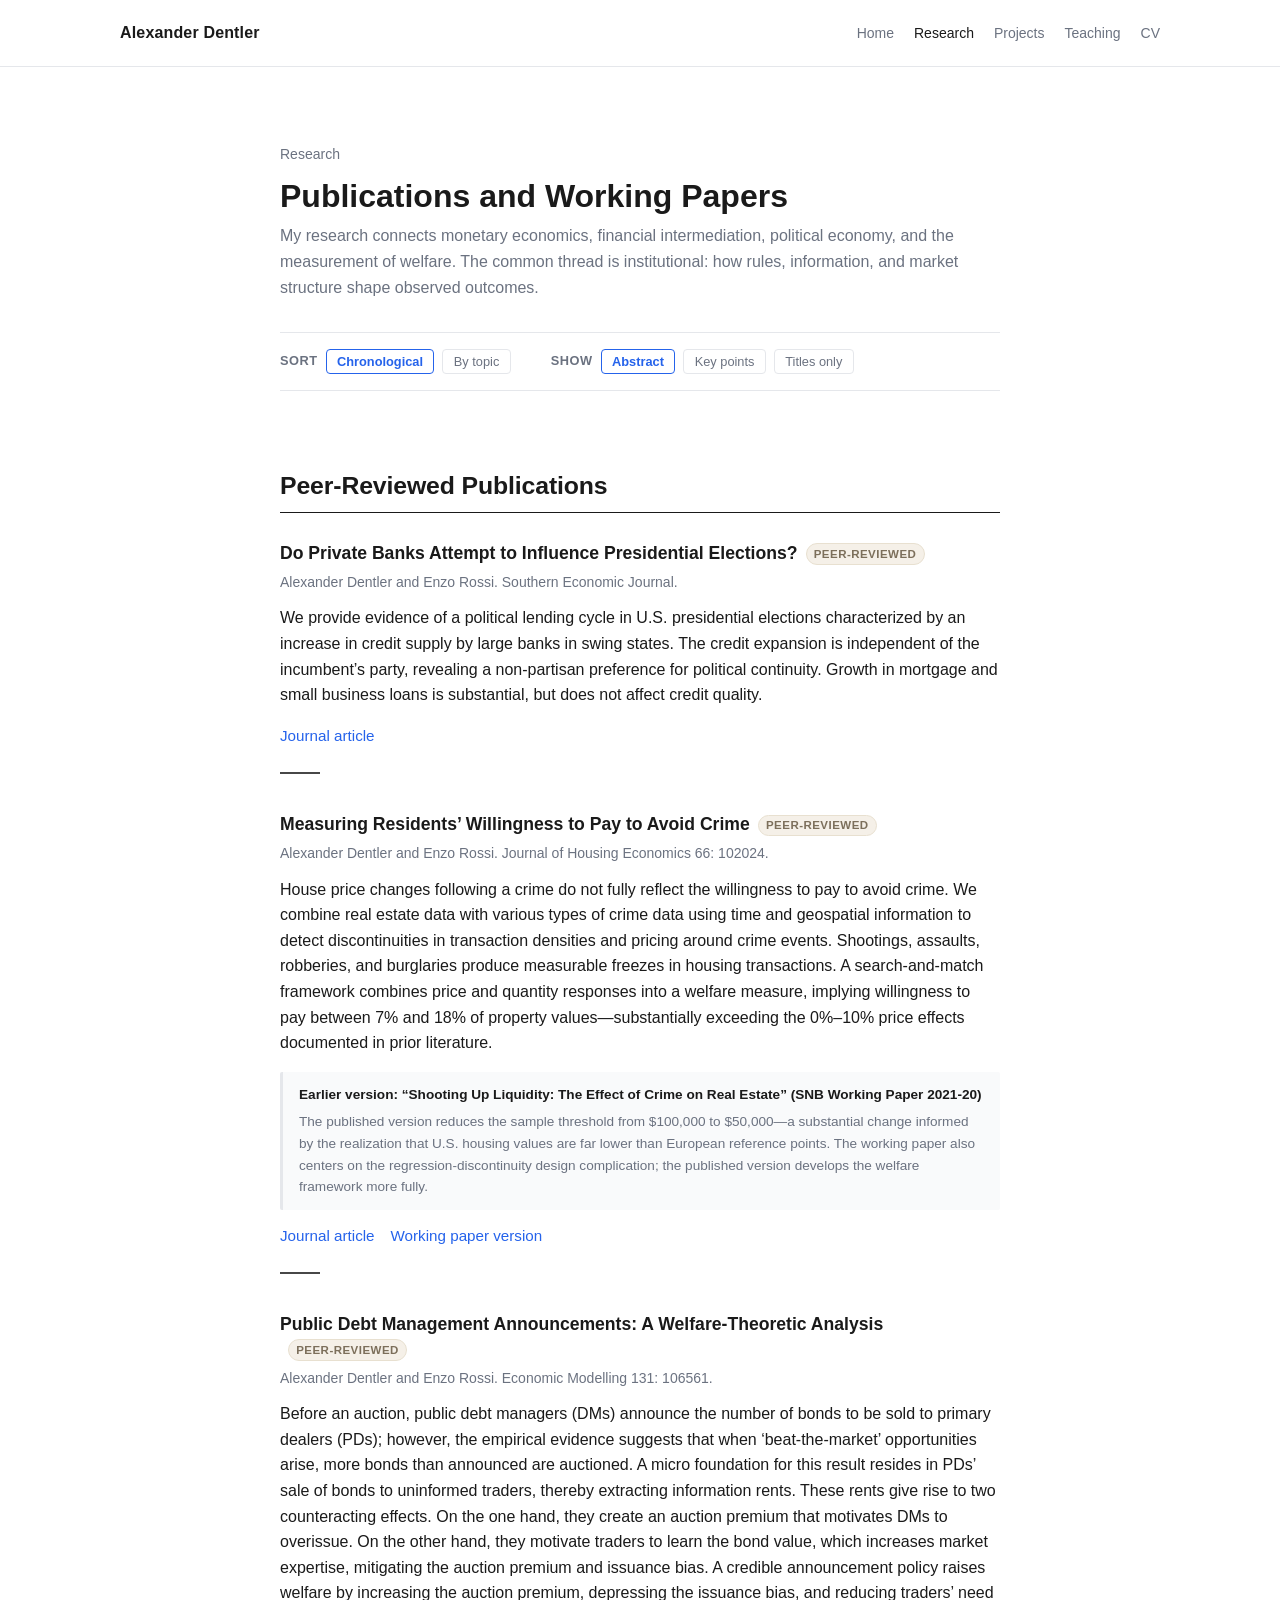
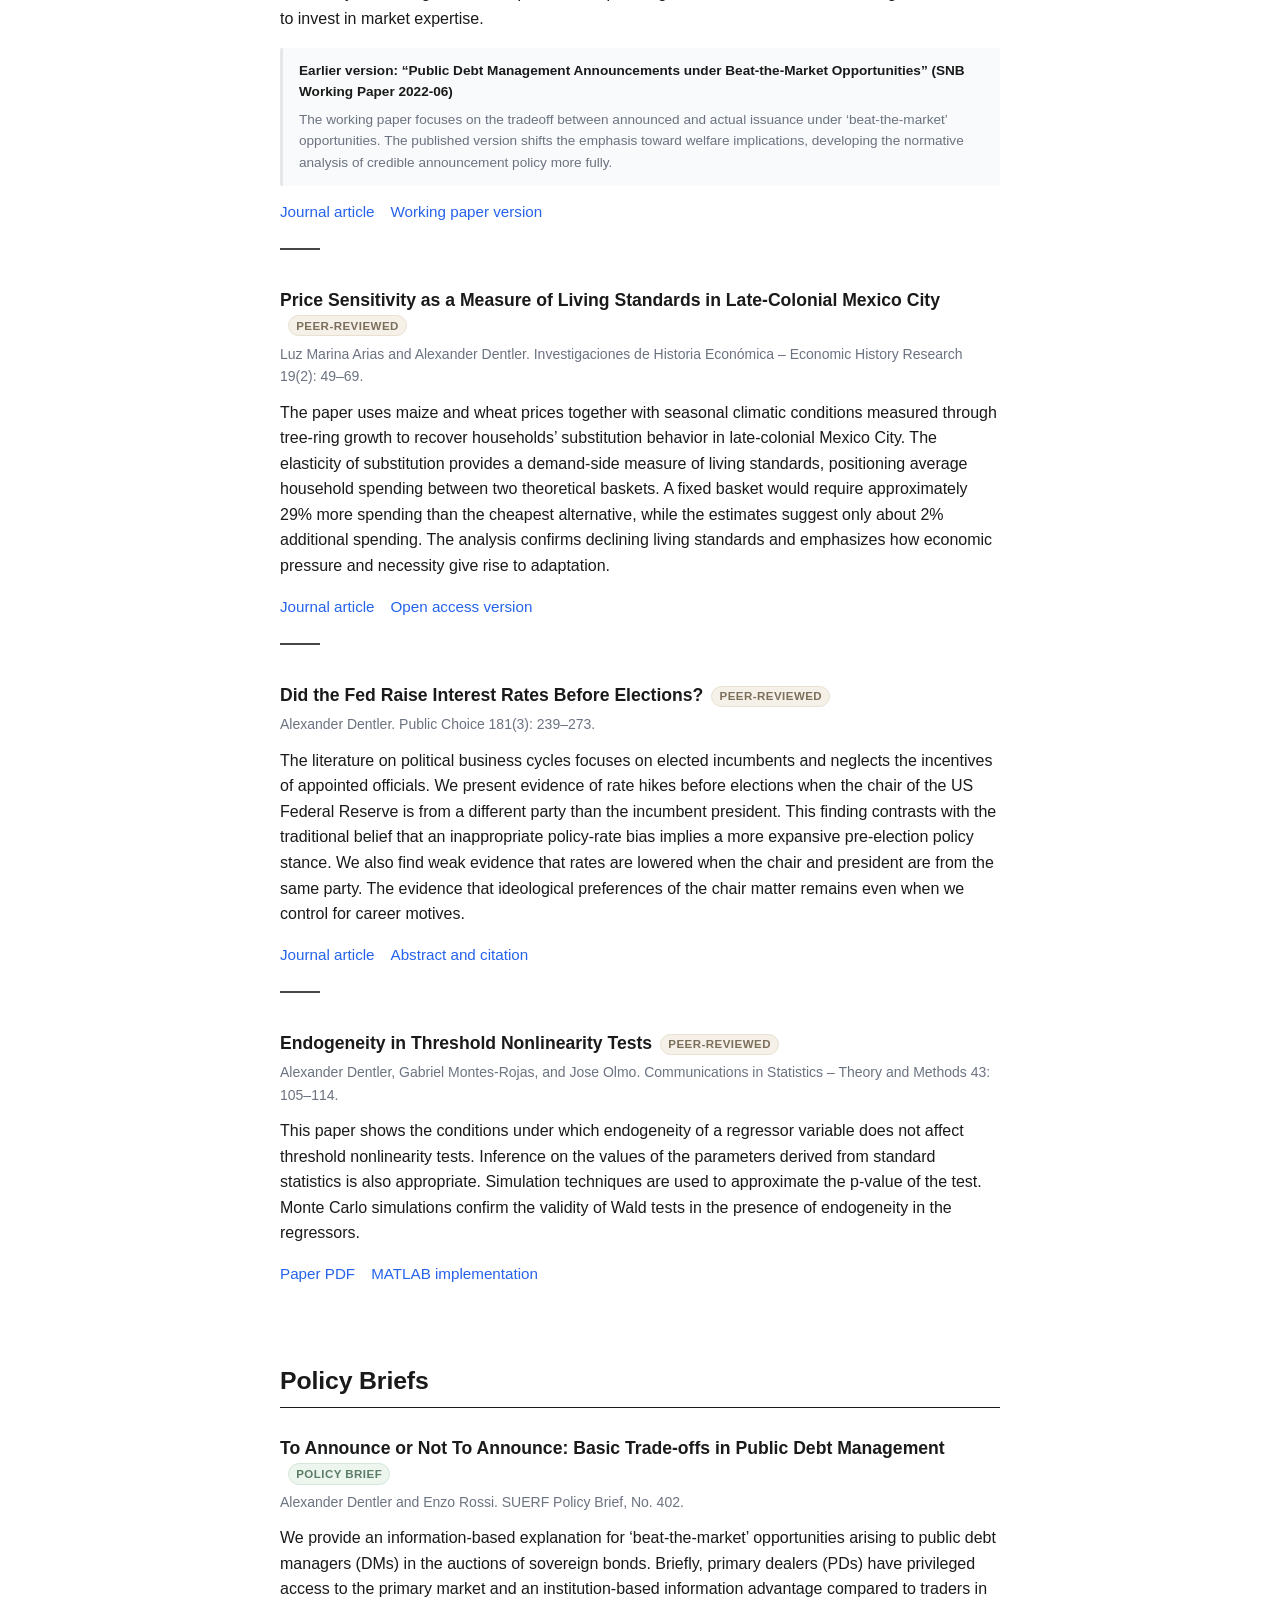
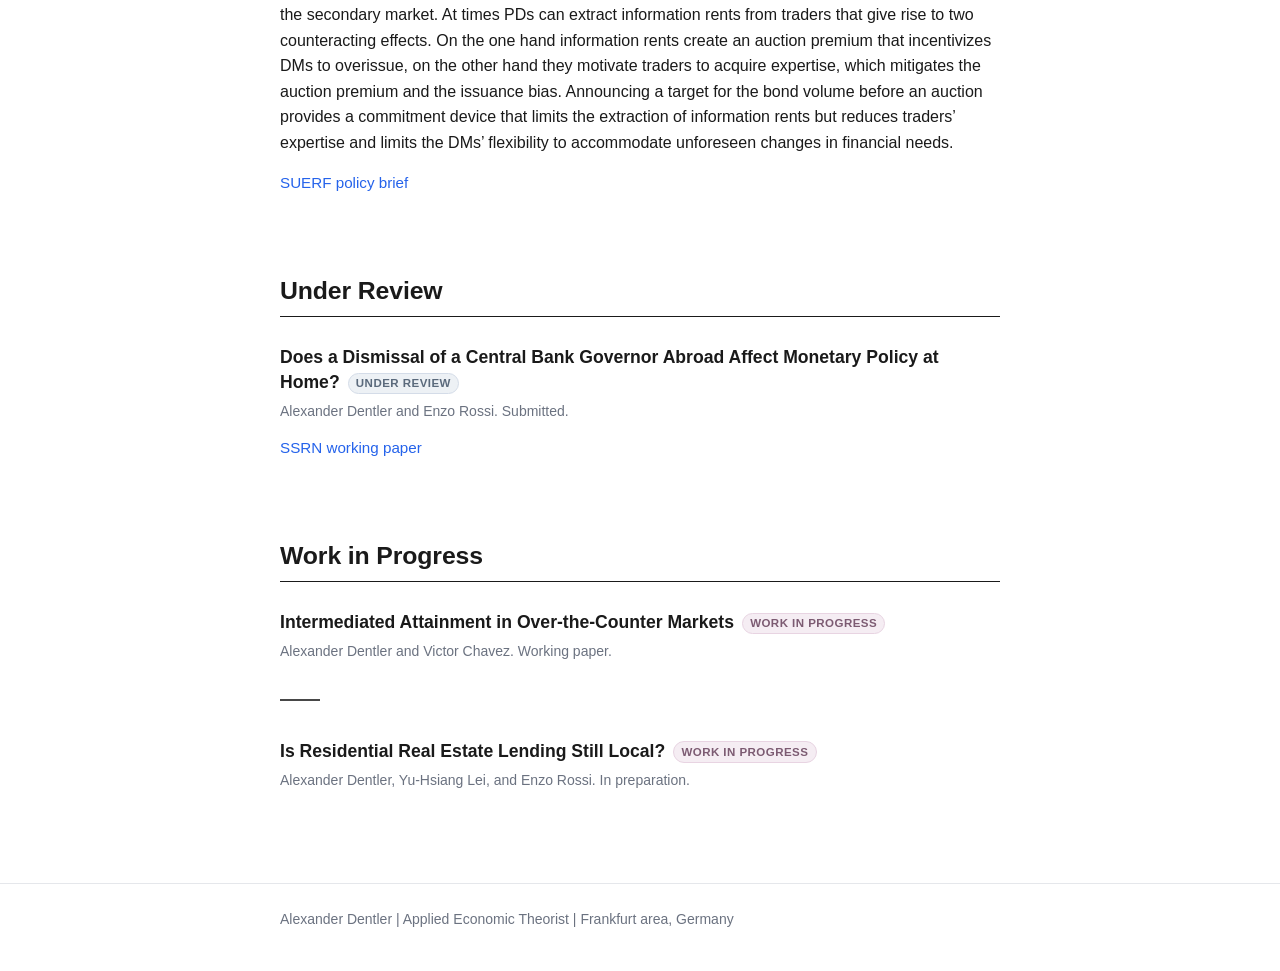
<file: research.html>
<!DOCTYPE html>
<html lang="en">
  <head>
    <meta charset="utf-8">
    <meta name="viewport" content="width=device-width, initial-scale=1">
    <title>Research | Alexander Dentler</title>
    <meta
      name="description"
      content="Research by Alexander Dentler on information economics, political economy, living standards, and monetary economics."
    >
    <link rel="icon" type="image/svg+xml" href="assets/favicon.svg">

    <meta property="og:type" content="website">
    <meta property="og:title" content="Research | Alexander Dentler">
    <meta property="og:description" content="Research on information economics, political economy, living standards, and monetary economics.">
    <meta property="og:image" content="https://adentler1.github.io/assets/og-image.jpg">
    <meta property="og:url" content="https://adentler1.github.io/research.html">
    <meta name="twitter:card" content="summary_large_image">
    <meta name="twitter:title" content="Research | Alexander Dentler">
    <meta name="twitter:description" content="Research on information economics, political economy, living standards, and monetary economics.">
    <meta name="twitter:image" content="https://adentler1.github.io/assets/og-image.jpg">

    <link rel="stylesheet" href="css/style.css">

    <script async src="https://www.googletagmanager.com/gtag/js?id=G-CP04B68RK2"></script>
    <script>
      window.dataLayer = window.dataLayer || [];
      function gtag(){dataLayer.push(arguments);}
      gtag('js', new Date());
      gtag('config', 'G-CP04B68RK2');
    </script>
  </head>
  <body>
    <header class="site-header">
      <div class="chrome">
        <div class="site-header-inner">
          <a class="site-name" href="index.html">Alexander Dentler</a>
          <nav class="site-nav" aria-label="Primary">
            <a href="index.html">Home</a>
            <a href="research.html" aria-current="page">Research</a>
            <a href="projects.html">Projects</a>
            <a href="teaching.html">Teaching</a>
            <a href="cv.html">CV</a>
          </nav>
        </div>
      </div>
    </header>

    <main class="content page">
      <section class="hero">
        <p class="eyebrow">Research</p>
        <h1>Publications and Working Papers</h1>
        <p class="intro">
          My research connects monetary economics, financial intermediation, political
          economy, and the measurement of welfare. The common thread is institutional:
          how rules, information, and market structure shape observed outcomes.
        </p>
      </section>

      <div class="controls">
        <div class="control-group">
          <span class="control-label">Sort</span>
          <button class="control-btn active" data-sort="chrono">Chronological</button>
          <button class="control-btn" data-sort="topic">By topic</button>
        </div>
        <div class="control-group">
          <span class="control-label">Show</span>
          <button class="control-btn active" data-display="abstract">Abstract</button>
          <button class="control-btn" data-display="bullets">Key points</button>
          <button class="control-btn" data-display="none">Titles only</button>
        </div>
      </div>

      <div id="research-output"></div>
    </main>

    <footer class="site-footer">
      <div class="content">
        <p>Alexander Dentler | Applied Economic Theorist | Frankfurt area, Germany</p>
      </div>
    </footer>

    <script>
    (function () {
      var papers = [
        {
          id: "do-private-banks",
          title: "Do Private Banks Attempt to Influence Presidential Elections?",
          authors: "Alexander Dentler and Enzo Rossi",
          venue: "Southern Economic Journal",
          year: 2026,
          status: "published",
          topics: ["political-economy"],
          abstract: "We provide evidence of a political lending cycle in U.S. presidential elections characterized by an increase in credit supply by large banks in swing states. The credit expansion is independent of the incumbent\u2019s party, revealing a non-partisan preference for political continuity. Growth in mortgage and small business loans is substantial, but does not affect credit quality.",
          bullets: [
            "Studies whether private banks adjust lending around presidential elections",
            "Credit supply as an active channel of political influence",
            "Intersection of political economy and banking"
          ],
          links: [
            { label: "Journal article", url: "https://onlinelibrary.wiley.com/doi/10.1002/soej.70039" }
          ],
          wp: null
        },
        {
          id: "crime-paper",
          title: "Measuring Residents\u2019 Willingness to Pay to Avoid Crime",
          authors: "Alexander Dentler and Enzo Rossi",
          venue: "Journal of Housing Economics 66: 102024",
          year: 2024,
          status: "published",
          topics: ["living-standards"],
          abstract: "House price changes following a crime do not fully reflect the willingness to pay to avoid crime. We combine real estate data with various types of crime data using time and geospatial information to detect discontinuities in transaction densities and pricing around crime events. Shootings, assaults, robberies, and burglaries produce measurable freezes in housing transactions. A search-and-match framework combines price and quantity responses into a welfare measure, implying willingness to pay between 7% and 18% of property values\u2014substantially exceeding the 0%\u201310% price effects documented in prior literature.",
          bullets: [
            "Crime leads to market freezes in the private real estate sector",
            "Residents\u2019 willingness to pay: 7\u201318% of house value",
            "Price analyses underestimate welfare losses"
          ],
          links: [
            { label: "Journal article", url: "https://doi.org/10.1016/j.jhe.2024.102024" },
            { label: "Working paper version", url: "https://www.snb.ch/en/publications/research/working-papers/2021/working_paper_2021_20" }
          ],
          wp: {
            title: "Shooting Up Liquidity: The Effect of Crime on Real Estate",
            ref: "SNB Working Paper 2021-20",
            delta: "The published version reduces the sample threshold from $100,000 to $50,000\u2014a substantial change informed by the realization that U.S. housing values are far lower than European reference points. The working paper also centers on the regression-discontinuity design complication; the published version develops the welfare framework more fully.",
            bullets: [
              "Linking real estate and crime data (time/location)",
              "Liquidity collapses and price declines",
              "Welfare losses particularly for uninformed buyers"
            ]
          }
        },
        {
          id: "debt-paper",
          title: "Public Debt Management Announcements: A Welfare-Theoretic Analysis",
          authors: "Alexander Dentler and Enzo Rossi",
          venue: "Economic Modelling 131: 106561",
          year: 2024,
          status: "published",
          topics: ["information-economics"],
          abstract: "Before an auction, public debt managers (DMs) announce the number of bonds to be sold to primary dealers (PDs); however, the empirical evidence suggests that when \u2018beat-the-market\u2019 opportunities arise, more bonds than announced are auctioned. A micro foundation for this result resides in PDs\u2019 sale of bonds to uninformed traders, thereby extracting information rents. These rents give rise to two counteracting effects. On the one hand, they create an auction premium that motivates DMs to overissue. On the other hand, they motivate traders to learn the bond value, which increases market expertise, mitigating the auction premium and issuance bias. A credible announcement policy raises welfare by increasing the auction premium, depressing the issuance bias, and reducing traders\u2019 need to invest in market expertise.",
          bullets: [
            "Credible announcements reduce issuance bias and increase welfare",
            "Information rents foster expertise and generate auction premiums",
            "Credible policy reduces issuance bias and increases welfare"
          ],
          links: [
            { label: "Journal article", url: "https://doi.org/10.1016/j.econmod.2023.106561" },
            { label: "Working paper version", url: "https://www.snb.ch/en/publications/research/working-papers/2022/working_paper_2022_06" }
          ],
          wp: {
            title: "Public Debt Management Announcements under Beat-the-Market Opportunities",
            ref: "SNB Working Paper 2022-06",
            delta: "The working paper focuses on the tradeoff between announced and actual issuance under \u2018beat-the-market\u2019 opportunities. The published version shifts the emphasis toward welfare implications, developing the normative analysis of credible announcement policy more fully.",
            bullets: [
              "Adverse selection under high information asymmetry",
              "Information rents: auction premiums and issuance bias"
            ]
          }
        },
        {
          id: "living-standards-paper",
          title: "Price Sensitivity as a Measure of Living Standards in Late-Colonial Mexico City",
          authors: "Luz Marina Arias and Alexander Dentler",
          venue: "Investigaciones de Historia Econ\u00f3mica \u2013 Economic History Research 19(2): 49\u201369",
          year: 2023,
          status: "published",
          topics: ["living-standards"],
          abstract: "The paper uses maize and wheat prices together with seasonal climatic conditions measured through tree-ring growth to recover households\u2019 substitution behavior in late-colonial Mexico City. The elasticity of substitution provides a demand-side measure of living standards, positioning average household spending between two theoretical baskets. A fixed basket would require approximately 29% more spending than the cheapest alternative, while the estimates suggest only about 2% additional spending. The analysis confirms declining living standards and emphasizes how economic pressure and necessity give rise to adaptation.",
          bullets: [
            "Adjustments in household consumption are significant for measuring living standards",
            "Tree-ring and grain prices capture climatic influences",
            "Substitution elasticity measured near the \u2018cheap\u2019 consumption basket"
          ],
          links: [
            { label: "Journal article", url: "https://doi.org/10.33231/j.ihe.2023.05.006" },
            { label: "Open access version", url: "https://recyt.fecyt.es/index.php/IHE/article/view/100413" }
          ],
          wp: null
        },
        {
          id: "fed-paper",
          title: "Did the Fed Raise Interest Rates Before Elections?",
          authors: "Alexander Dentler",
          venue: "Public Choice 181(3): 239\u2013273",
          year: 2019,
          status: "published",
          topics: ["political-economy"],
          abstract: "The literature on political business cycles focuses on elected incumbents and neglects the incentives of appointed officials. We present evidence of rate hikes before elections when the chair of the US Federal Reserve is from a different party than the incumbent president. This finding contrasts with the traditional belief that an inappropriate policy-rate bias implies a more expansive pre-election policy stance. We also find weak evidence that rates are lowered when the chair and president are from the same party. The evidence that ideological preferences of the chair matter remains even when we control for career motives.",
          bullets: [
            "Partisan incentives of Fed chairs in focus",
            "Before elections, interest rates rise when the president and Fed chair belong to different parties"
          ],
          links: [
            { label: "Journal article", url: "https://doi.org/10.1007/s11127-019-00653-z" },
            { label: "Abstract and citation", url: "https://econpapers.repec.org/article/kappubcho/v_3a181_3ay_3a2019_3ai_3a3_3ad_3a10.1007_5fs11127-019-00653-z.htm" }
          ],
          wp: null
        },
        {
          id: "threshold-paper",
          title: "Endogeneity in Threshold Nonlinearity Tests",
          authors: "Alexander Dentler, Gabriel Montes-Rojas, and Jose Olmo",
          venue: "Communications in Statistics \u2013 Theory and Methods 43: 105\u2013114",
          year: 2014,
          status: "published",
          topics: ["econometrics"],
          abstract: "This paper shows the conditions under which endogeneity of a regressor variable does not affect threshold nonlinearity tests. Inference on the values of the parameters derived from standard statistics is also appropriate. Simulation techniques are used to approximate the p-value of the test. Monte Carlo simulations confirm the validity of Wald tests in the presence of endogeneity in the regressors.",
          bullets: [
            "Wald tests remain valid despite endogenous regressors",
            "Endogeneity does not bias threshold tests under certain conditions",
            "Simulations confirm the validity of Wald tests",
            "MATLAB implementation for empirical applications"
          ],
          links: [
            { label: "Paper PDF", url: "https://eprints.soton.ac.uk/348642/1/draftIVv6_revised.pdf" },
            { label: "MATLAB implementation", url: "https://www.mathworks.com/matlabcentral/fileexchange/54284-nonlinear-threshold-tests" }
          ],
          wp: null
        },
        {
          id: "suerf-paper",
          title: "To Announce or Not To Announce: Basic Trade-offs in Public Debt Management",
          authors: "Alexander Dentler and Enzo Rossi",
          venue: "SUERF Policy Brief, No. 402",
          year: 2022,
          status: "policy",
          topics: ["information-economics"],
          abstract: "We provide an information-based explanation for \u2018beat-the-market\u2019 opportunities arising to public debt managers (DMs) in the auctions of sovereign bonds. Briefly, primary dealers (PDs) have privileged access to the primary market and an institution-based information advantage compared to traders in the secondary market. At times PDs can extract information rents from traders that give rise to two counteracting effects. On the one hand information rents create an auction premium that incentivizes DMs to overissue, on the other hand they motivate traders to acquire expertise, which mitigates the auction premium and the issuance bias. Announcing a target for the bond volume before an auction provides a commitment device that limits the extraction of information rents but reduces traders\u2019 expertise and limits the DMs\u2019 flexibility to accommodate unforeseen changes in financial needs.",
          bullets: [
            "Implicit market with announcements and expertise as quantity and price",
            "Commitment through target volume reduces rents, lowers flexibility"
          ],
          links: [
            { label: "SUERF policy brief", url: "https://www.suerf.org/publications/suerf-policy-notes-and-briefs/to-announce-or-not-to-announce-basic-trade-offs-in-public-debt-management/" }
          ],
          wp: null
        },
        {
          id: "governor-paper",
          title: "Does a Dismissal of a Central Bank Governor Abroad Affect Monetary Policy at Home?",
          authors: "Alexander Dentler and Enzo Rossi",
          venue: "Submitted",
          year: 2025,
          status: "submitted",
          topics: ["political-economy"],
          abstract: "",
          bullets: [
            "Cross-country spillovers from central bank governor dismissals",
            "Institutional credibility as a transmission channel",
            "External events reshape domestic monetary policy incentives"
          ],
          links: [
            { label: "SSRN working paper", url: "https://papers.ssrn.com/sol3/papers.cfm?abstract_id=7244098" }
          ],
          wp: null
        },
        {
          id: "otc-paper",
          title: "Intermediated Attainment in Over-the-Counter Markets",
          authors: "Alexander Dentler and Victor Chavez",
          venue: "Working paper",
          year: 2025,
          status: "wip",
          topics: ["information-economics"],
          abstract: "",
          bullets: [
            "Theoretical model of OTC market intermediation",
            "How trading relationship structures affect allocations",
            "Implications for market efficiency and welfare"
          ],
          links: [],
          wp: null
        },
        {
          id: "local-credit-paper",
          title: "Is Residential Real Estate Lending Still Local?",
          authors: "Alexander Dentler, Yu-Hsiang Lei, and Enzo Rossi",
          venue: "In preparation",
          year: 2025,
          status: "wip",
          topics: ["information-economics"],
          abstract: "",
          bullets: [
            "Impact of local bank-branch closures on credit access and house prices",
            "Spatial frictions in lending and regional inequality",
            "Links financial inclusion to housing market stability"
          ],
          links: [],
          wp: null
        }
      ];

      var topicMeta = {
        "political-economy": { label: "Political Economy", order: 1 },
        "living-standards": { label: "Living Standards", order: 2 },
        "information-economics": { label: "Information Economics", order: 3 },
        "econometrics": { label: "Econometrics", order: 4 }
      };

      var statusLabels = {
        accepted: "Accepted and Forthcoming",
        published: "Peer-Reviewed Publications",
        policy: "Policy Briefs",
        submitted: "Under Review",
        wip: "Work in Progress"
      };

      var statusTags = {
        published: "Peer-Reviewed",
        policy: "Policy Brief",
        submitted: "Under Review",
        wip: "Work in Progress"
      };

      var statusOrder = ["accepted", "published", "policy", "submitted", "wip"];

      var currentSort = "chrono";
      var currentDisplay = "abstract";

      function el(tag, attrs, children) {
        var e = document.createElement(tag);
        if (attrs) Object.keys(attrs).forEach(function (k) {
          if (k === "className") e.className = attrs[k];
          else if (k === "html") e.innerHTML = attrs[k];
          else e.setAttribute(k, attrs[k]);
        });
        if (children) children.forEach(function (c) {
          if (typeof c === "string") e.appendChild(document.createTextNode(c));
          else if (c) e.appendChild(c);
        });
        return e;
      }

      function renderPaper(paper) {
        var nodes = [];

        var h3 = el("h3", { className: "entry-title" });
        h3.id = paper.id;
        h3.textContent = paper.title;
        if (paper.status === "accepted") {
          h3.appendChild(el("span", { className: "tag" }, ["New"]));
        }
        if (statusTags[paper.status]) {
          h3.appendChild(el("span", { className: "tag tag--" + paper.status }, [statusTags[paper.status]]));
        }
        nodes.push(h3);

        nodes.push(el("p", { className: "meta" }, [paper.authors + ". " + paper.venue + "."]));

        if (currentDisplay === "abstract" && paper.abstract) {
          nodes.push(el("p", {}, [paper.abstract]));
        } else if (currentDisplay === "bullets" && paper.bullets) {
          var ul = el("ul", { className: "bullet-list" });
          paper.bullets.forEach(function (b) { ul.appendChild(el("li", {}, [b])); });
          nodes.push(ul);
        }

        if (paper.wp && (currentDisplay === "abstract" || currentDisplay === "bullets")) {
          var wpDiv = el("div", { className: "wp-note" });
          wpDiv.appendChild(el("p", { className: "wp-label" }, [
            "Earlier version: \u201c" + paper.wp.title + "\u201d (" + paper.wp.ref + ")"
          ]));
          if (currentDisplay === "bullets" && paper.wp.bullets) {
            var wpUl = el("ul", { className: "bullet-list" });
            paper.wp.bullets.forEach(function (b) { wpUl.appendChild(el("li", {}, [b])); });
            wpDiv.appendChild(wpUl);
          }
          wpDiv.appendChild(el("p", { className: "wp-delta" }, [paper.wp.delta]));
          nodes.push(wpDiv);
        }

        if (paper.links.length > 0) {
          var row = el("div", { className: "link-row" });
          paper.links.forEach(function (l) {
            row.appendChild(el("a", { href: l.url, target: "_blank", rel: "noopener noreferrer" }, [l.label]));
          });
          nodes.push(row);
        }

        var article = el("article", { className: "entry" });
        nodes.forEach(function (n) { article.appendChild(n); });
        return article;
      }

      function renderChrono() {
        var container = document.createDocumentFragment();
        statusOrder.forEach(function (status) {
          var group = papers.filter(function (p) { return p.status === status; });
          if (group.length === 0) return;
          group.sort(function (a, b) { return b.year - a.year; });

          var section = el("section", { className: "section" });
          section.appendChild(el("h2", {}, [statusLabels[status]]));
          var stack = el("div", { className: "stack" });
          group.forEach(function (p) { stack.appendChild(renderPaper(p)); });
          section.appendChild(stack);
          container.appendChild(section);
        });
        return container;
      }

      function renderByTopic() {
        var container = document.createDocumentFragment();
        var topicKeys = Object.keys(topicMeta).sort(function (a, b) {
          return topicMeta[a].order - topicMeta[b].order;
        });
        topicKeys.forEach(function (topic) {
          var group = papers.filter(function (p) {
            return p.topics.indexOf(topic) !== -1;
          });
          if (group.length === 0) return;
          group.sort(function (a, b) { return b.year - a.year; });

          var section = el("section", { className: "section" });
          section.appendChild(el("h2", {}, [topicMeta[topic].label]));
          var stack = el("div", { className: "stack" });
          group.forEach(function (p) { stack.appendChild(renderPaper(p)); });
          section.appendChild(stack);
          container.appendChild(section);
        });
        return container;
      }

      function render() {
        var out = document.getElementById("research-output");
        out.innerHTML = "";
        out.appendChild(currentSort === "chrono" ? renderChrono() : renderByTopic());
      }

      document.querySelectorAll("[data-sort]").forEach(function (btn) {
        btn.addEventListener("click", function () {
          document.querySelectorAll("[data-sort]").forEach(function (b) { b.classList.remove("active"); });
          btn.classList.add("active");
          currentSort = btn.getAttribute("data-sort");
          render();
        });
      });

      document.querySelectorAll("[data-display]").forEach(function (btn) {
        btn.addEventListener("click", function () {
          document.querySelectorAll("[data-display]").forEach(function (b) { b.classList.remove("active"); });
          btn.classList.add("active");
          currentDisplay = btn.getAttribute("data-display");
          render();
        });
      });

      render();
    })();
    </script>
  </body>
</html>
</file>
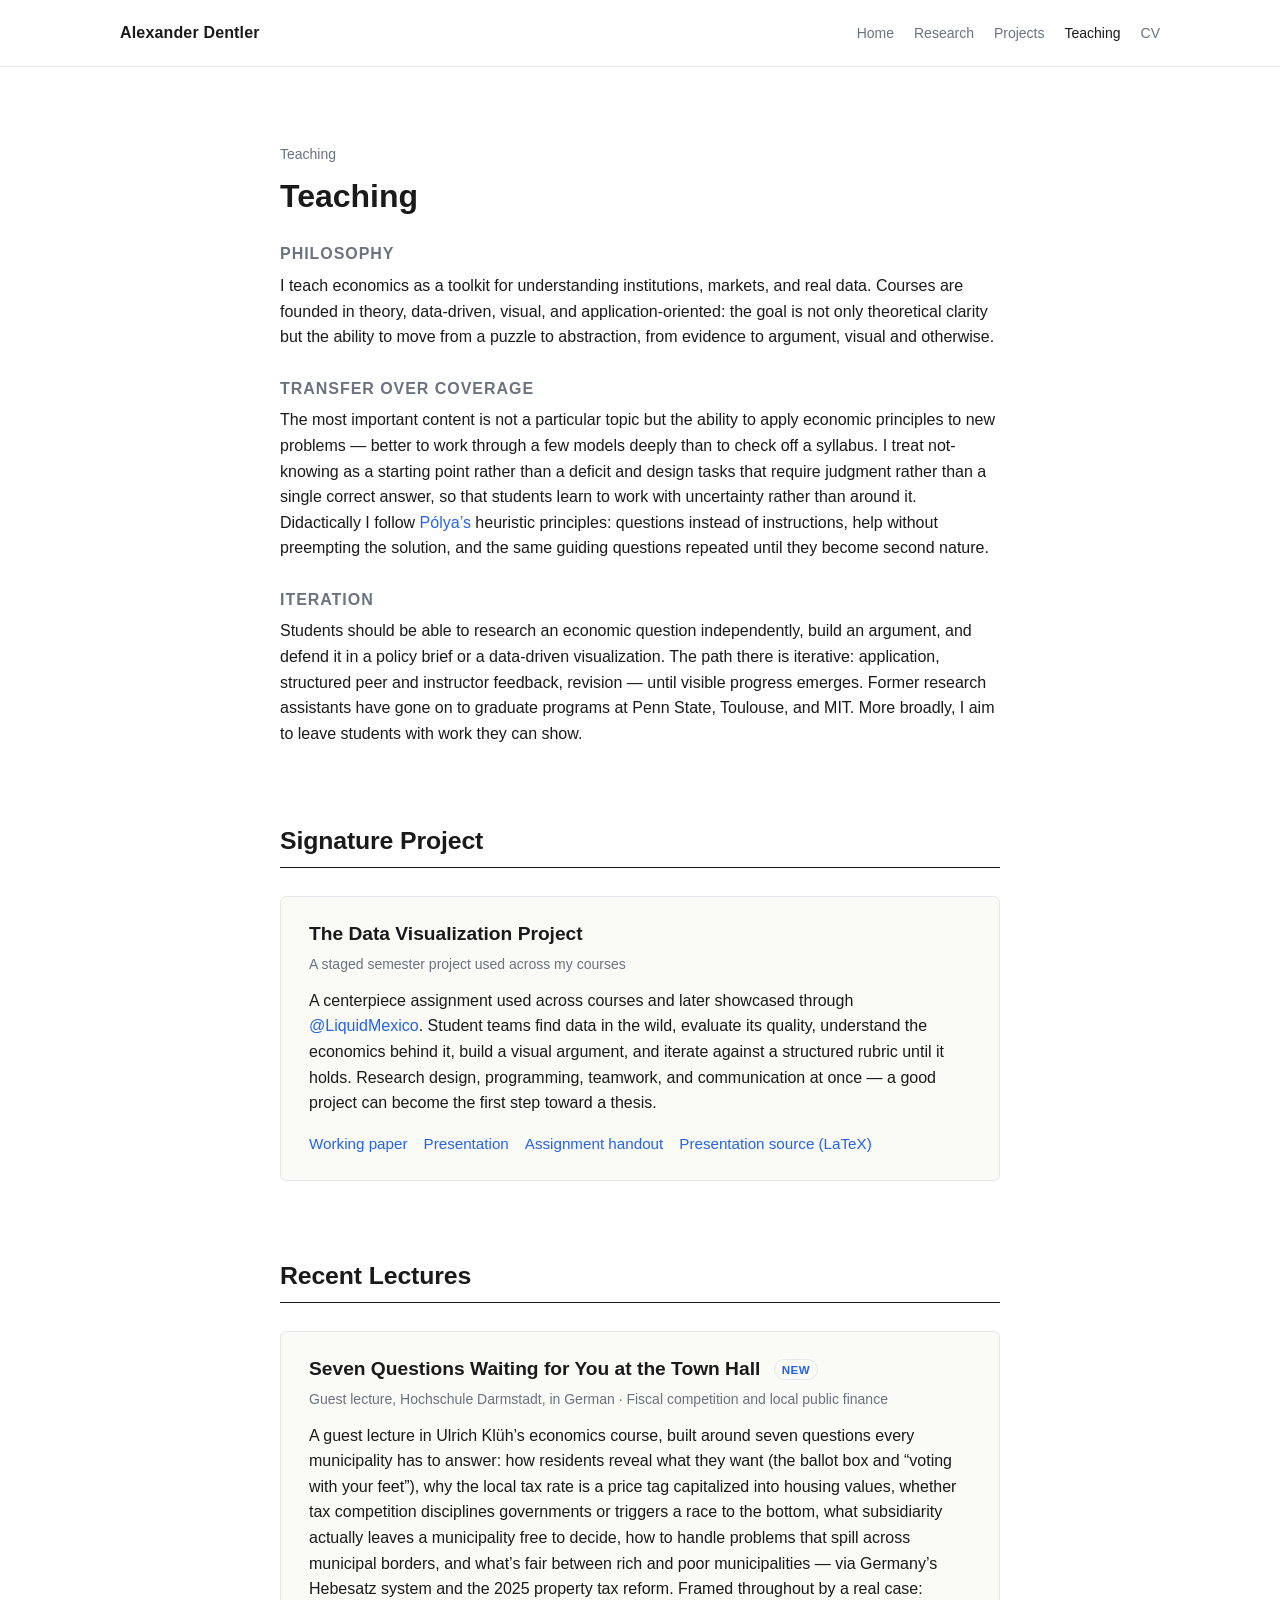
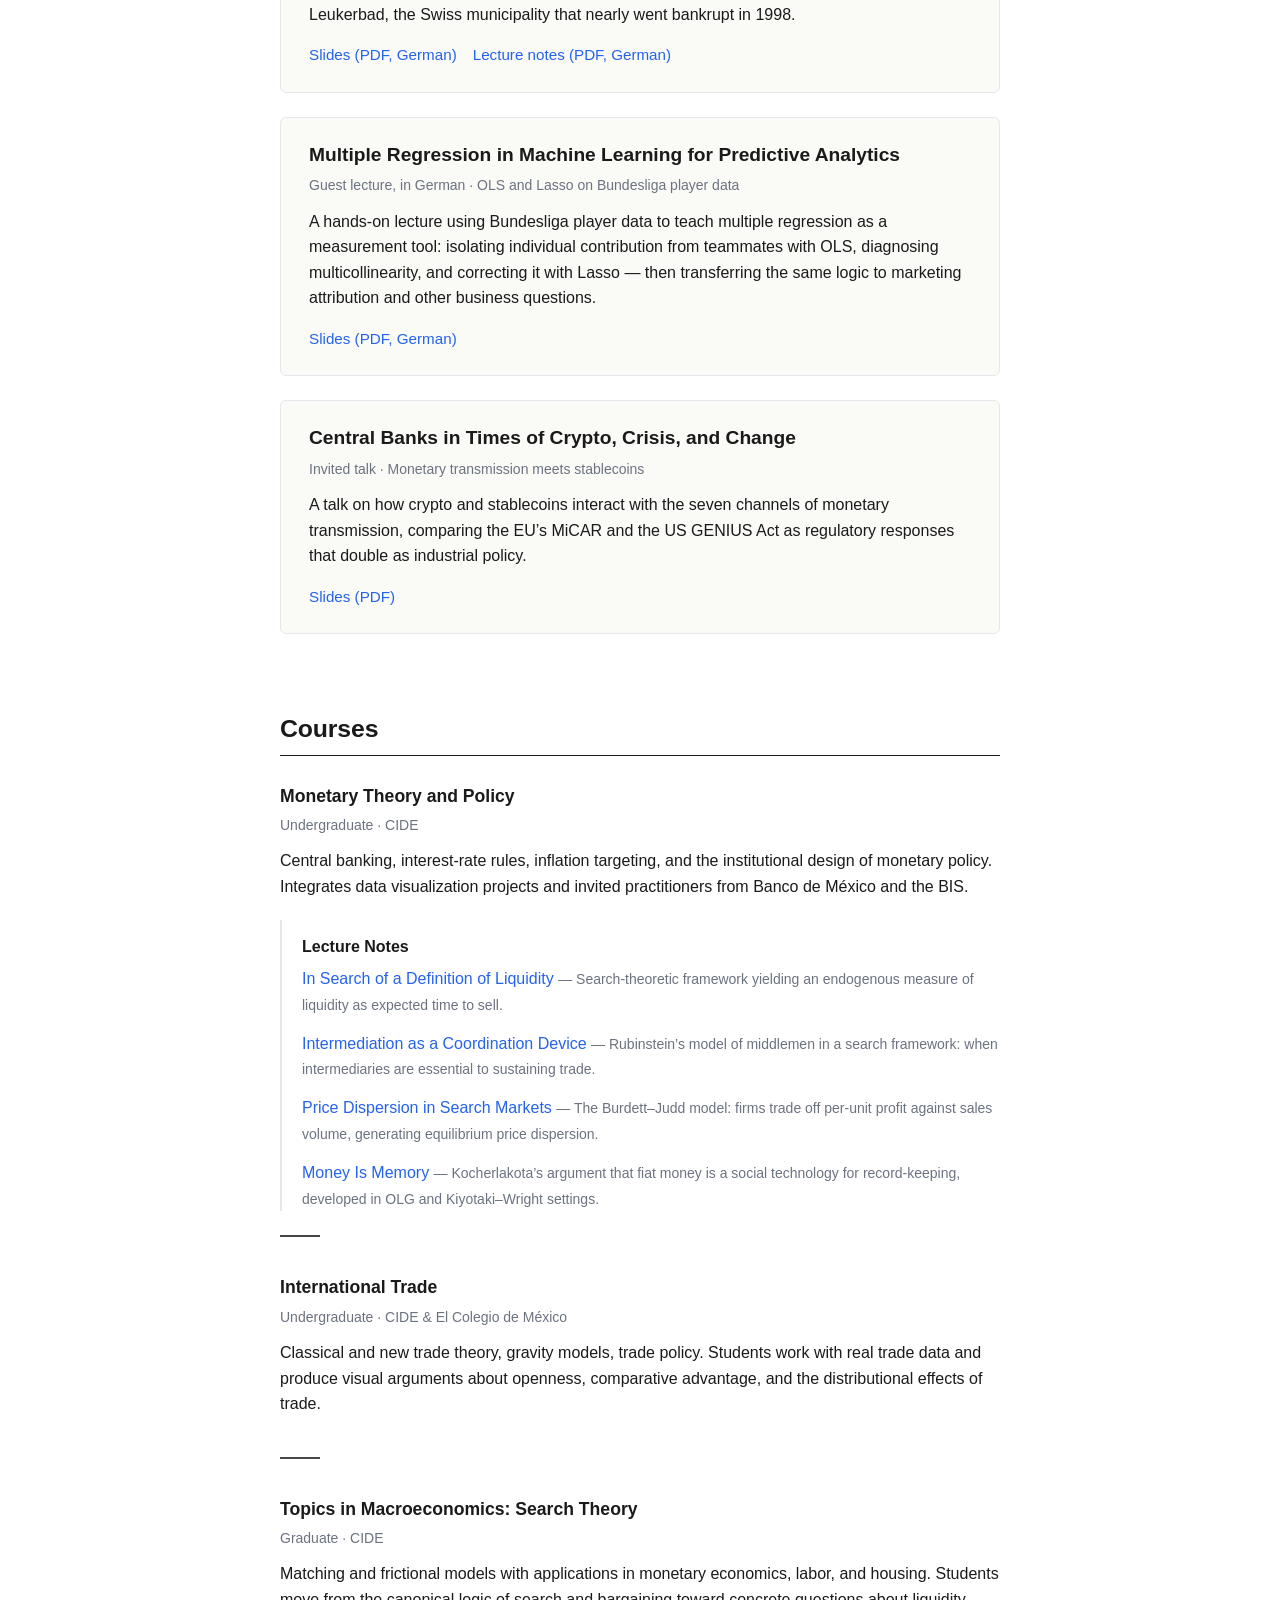
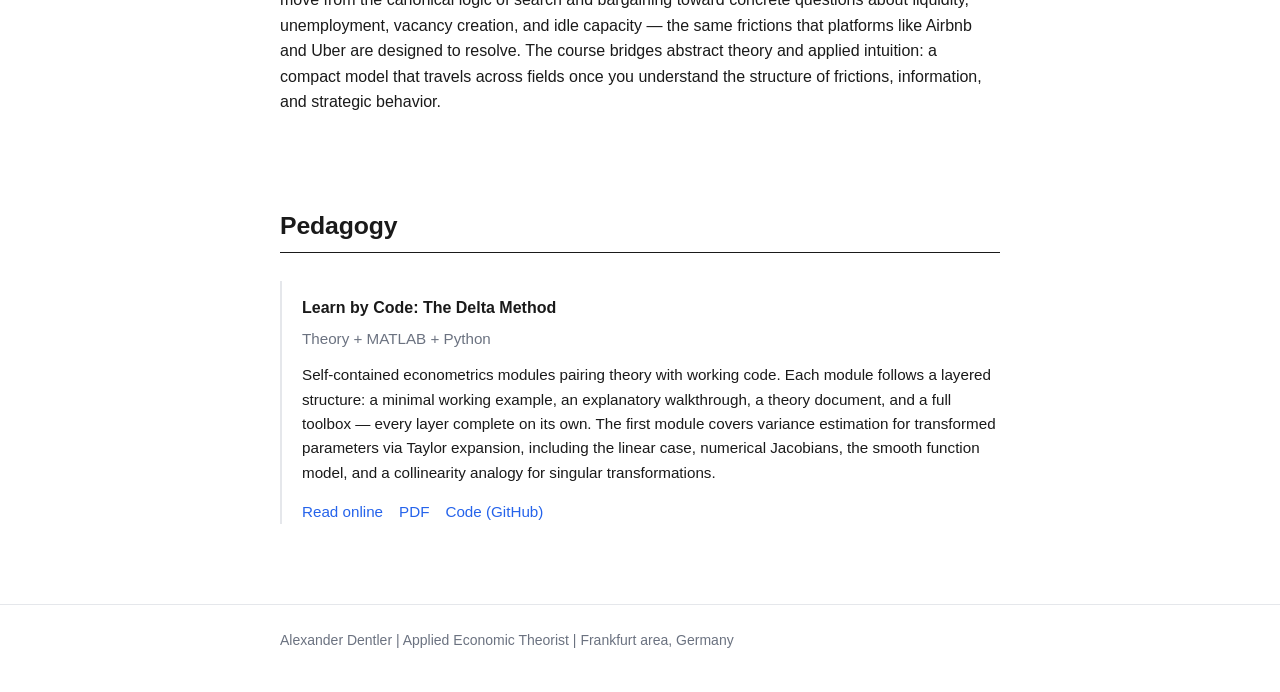
<file: teaching.html>
<!DOCTYPE html>
<html lang="en">
  <head>
    <meta charset="utf-8">
    <meta name="viewport" content="width=device-width, initial-scale=1">
    <title>Teaching | Alexander Dentler</title>
    <meta
      name="description"
      content="Teaching philosophy, courses, and the Data Visualization Project by Alexander Dentler."
    >
    <link rel="icon" type="image/svg+xml" href="assets/favicon.svg">

    <meta property="og:type" content="website">
    <meta property="og:title" content="Teaching | Alexander Dentler">
    <meta property="og:description" content="Teaching philosophy, courses, and the Data Visualization Project.">
    <meta property="og:image" content="https://adentler1.github.io/assets/og-image.jpg">
    <meta property="og:url" content="https://adentler1.github.io/teaching.html">
    <meta name="twitter:card" content="summary_large_image">
    <meta name="twitter:title" content="Teaching | Alexander Dentler">
    <meta name="twitter:description" content="Teaching philosophy, courses, and the Data Visualization Project.">
    <meta name="twitter:image" content="https://adentler1.github.io/assets/og-image.jpg">

    <link rel="stylesheet" href="css/style.css">

    <script async src="https://www.googletagmanager.com/gtag/js?id=G-CP04B68RK2"></script>
    <script>
      window.dataLayer = window.dataLayer || [];
      function gtag(){dataLayer.push(arguments);}
      gtag('js', new Date());
      gtag('config', 'G-CP04B68RK2');
    </script>
  </head>
  <body>
    <header class="site-header">
      <div class="chrome">
        <div class="site-header-inner">
          <a class="site-name" href="index.html">Alexander Dentler</a>
          <nav class="site-nav" aria-label="Primary">
            <a href="index.html">Home</a>
            <a href="research.html">Research</a>
            <a href="projects.html">Projects</a>
            <a href="teaching.html" aria-current="page">Teaching</a>
            <a href="cv.html">CV</a>
          </nav>
        </div>
      </div>
    </header>

    <main class="content page">
      <section class="hero">
        <p class="eyebrow">Teaching</p>
        <h1>Teaching</h1>

        <div class="hero-block">
          <h3>Philosophy</h3>
          <p>
            I teach economics as a toolkit for understanding institutions, markets, and
            real data. Courses are founded in theory, data-driven, visual, and
            application-oriented: the goal is not only theoretical clarity but the
            ability to move from a puzzle to abstraction, from evidence to argument,
            visual and otherwise.
          </p>
        </div>

        <div class="hero-block">
          <h3>Transfer over coverage</h3>
          <p>
            The most important content is not a particular topic but the ability to apply
            economic principles to new problems &mdash; better to work through a few
            models deeply than to check off a syllabus. I treat not-knowing as a starting
            point rather than a deficit and design tasks that require judgment rather
            than a single correct answer, so that students learn to work with uncertainty
            rather than around it. Didactically I follow
            <a href="https://www.youtube.com/watch?v=h0gbw-Ur_do&t=321s" target="_blank" rel="noopener noreferrer">P&oacute;lya&rsquo;s</a>
            heuristic principles: questions instead of instructions, help without
            preempting the solution, and the same guiding questions repeated until they
            become second nature.
          </p>
        </div>

        <div class="hero-block">
          <h3>Iteration</h3>
          <p>
            Students should be able to research an economic question independently,
            build an argument, and defend it in a policy brief or a data-driven
            visualization. The path there is iterative: application, structured peer and
            instructor feedback, revision &mdash; until visible progress emerges. Former
            research assistants have gone on to graduate programs at Penn State,
            Toulouse, and MIT. More broadly, I aim to leave students with work they can
            show.
          </p>
        </div>
      </section>

      <section class="section">
        <div class="section-header">
          <h2>Signature Project</h2>
        </div>
        <article class="featured">
          <h3 class="entry-title">The Data Visualization Project</h3>
          <p class="meta">A staged semester project used across my courses</p>
          <p>
            A centerpiece assignment used across courses and later showcased through
            <a href="https://x.com/liquidmexico" target="_blank" rel="noopener noreferrer">@LiquidMexico</a>.
            Student teams find data in the wild, evaluate its quality, understand the
            economics behind it, build a visual argument, and iterate against a
            structured rubric until it holds. Research design, programming, teamwork,
            and communication at once &mdash; a good project can become the first step
            toward a thesis.
          </p>
          <div class="link-row">
            <a href="assets/DVP/Dentler_DVP_WorkingPaper.pdf" target="_blank" rel="noopener noreferrer">Working paper</a>
            <a href="assets/DVP/DVP_Presentation.pdf" target="_blank" rel="noopener noreferrer">Presentation</a>
            <a href="assets/DVP/DVP_Assignment_Handout.pdf" target="_blank" rel="noopener noreferrer">Assignment handout</a>
            <a href="assets/DVP/presentation_source/" target="_blank" rel="noopener noreferrer">Presentation source (LaTeX)</a>
          </div>
        </article>
      </section>

      <section class="section" id="recent-lectures">
        <div class="section-header">
          <h2>Recent Lectures</h2>
        </div>
        <div class="stack">
          <article class="featured">
            <h3 class="entry-title">
              Seven Questions Waiting for You at the Town Hall
              <span class="tag">New</span>
            </h3>
            <p class="meta">Guest lecture, Hochschule Darmstadt, in German &middot; Fiscal competition and local public finance</p>
            <p>
              A guest lecture in Ulrich Kl&uuml;h&rsquo;s economics course, built around
              seven questions every municipality has to answer: how
              residents reveal what they want (the ballot box and &ldquo;voting with your
              feet&rdquo;), why the local tax rate is a price tag capitalized into housing
              values, whether tax competition disciplines governments or triggers a race
              to the bottom, what subsidiarity actually leaves a municipality free to
              decide, how to handle problems that spill across municipal borders, and
              what&rsquo;s fair between rich and poor municipalities &mdash; via Germany&rsquo;s
              Hebesatz system and the 2025 property tax reform. Framed throughout by a
              real case: Leukerbad, the Swiss municipality that nearly went bankrupt in
              1998.
            </p>
            <div class="link-row">
              <a href="assets/Talks/fiscal-competition-local-public-finance.pdf" target="_blank" rel="noopener noreferrer">Slides (PDF, German)</a>
              <a href="assets/Talks/fiscal-competition-lecture-notes.pdf" target="_blank" rel="noopener noreferrer">Lecture notes (PDF, German)</a>
            </div>
          </article>

          <article class="featured">
            <h3 class="entry-title">Multiple Regression in Machine Learning for Predictive Analytics</h3>
            <p class="meta">Guest lecture, in German &middot; OLS and Lasso on Bundesliga player data</p>
            <p>
              A hands-on lecture using Bundesliga player data to teach multiple
              regression as a measurement tool: isolating individual contribution from
              teammates with OLS, diagnosing multicollinearity, and correcting it with
              Lasso &mdash; then transferring the same logic to marketing attribution
              and other business questions.
            </p>
            <div class="link-row">
              <a href="assets/Talks/multiple-regression-predictive-analytics.pdf" target="_blank" rel="noopener noreferrer">Slides (PDF, German)</a>
            </div>
          </article>

          <article class="featured">
            <h3 class="entry-title">Central Banks in Times of Crypto, Crisis, and Change</h3>
            <p class="meta">Invited talk &middot; Monetary transmission meets stablecoins</p>
            <p>
              A talk on how crypto and stablecoins interact with the seven channels of
              monetary transmission, comparing the EU&rsquo;s MiCAR and the US GENIUS
              Act as regulatory responses that double as industrial policy.
            </p>
            <div class="link-row">
              <a href="assets/Talks/central-banks-crypto-crisis-change.pdf" target="_blank" rel="noopener noreferrer">Slides (PDF)</a>
            </div>
          </article>
        </div>
      </section>

      <section class="section">
        <h2>Courses</h2>
        <div class="stack">
          <article class="entry">
            <h3 class="entry-title">Monetary Theory and Policy</h3>
            <p class="meta">Undergraduate &middot; CIDE</p>
            <p>
              Central banking, interest-rate rules, inflation targeting, and the
              institutional design of monetary policy. Integrates data visualization
              projects and invited practitioners from Banco de M&eacute;xico and the BIS.
            </p>
            <div class="subproject">
              <h3>Lecture Notes</h3>
              <ul class="plain-list">
                <li>
                  <a href="assets/LectureNotes/lecture-liquidity.pdf" target="_blank" rel="noopener noreferrer">In Search of a Definition of Liquidity</a>
                  <span class="meta">&mdash; Search-theoretic framework yielding an endogenous measure of liquidity as expected time to sell.</span>
                </li>
                <li>
                  <a href="assets/LectureNotes/lecture-intermediation.pdf" target="_blank" rel="noopener noreferrer">Intermediation as a Coordination Device</a>
                  <span class="meta">&mdash; Rubinstein&rsquo;s model of middlemen in a search framework: when intermediaries are essential to sustaining trade.</span>
                </li>
                <li>
                  <a href="assets/LectureNotes/lecture-price-distribution.pdf" target="_blank" rel="noopener noreferrer">Price Dispersion in Search Markets</a>
                  <span class="meta">&mdash; The Burdett&ndash;Judd model: firms trade off per-unit profit against sales volume, generating equilibrium price dispersion.</span>
                </li>
                <li>
                  <a href="assets/LectureNotes/lecture-memory.pdf" target="_blank" rel="noopener noreferrer">Money Is Memory</a>
                  <span class="meta">&mdash; Kocherlakota&rsquo;s argument that fiat money is a social technology for record-keeping, developed in OLG and Kiyotaki&ndash;Wright settings.</span>
                </li>
              </ul>
            </div>
          </article>

          <article class="entry">
            <h3 class="entry-title">International Trade</h3>
            <p class="meta">Undergraduate &middot; CIDE &amp; El Colegio de M&eacute;xico</p>
            <p>
              Classical and new trade theory, gravity models, trade policy. Students
              work with real trade data and produce visual arguments about openness,
              comparative advantage, and the distributional effects of trade.
            </p>
          </article>

          <article class="entry">
            <h3 class="entry-title">Topics in Macroeconomics: Search Theory</h3>
            <p class="meta">Graduate &middot; CIDE</p>
            <p>
              Matching and frictional models with applications in monetary economics,
              labor, and housing. Students move from the canonical logic of search and
              bargaining toward concrete questions about liquidity, unemployment,
              vacancy creation, and idle capacity &mdash; the same frictions that
              platforms like Airbnb and Uber are designed to resolve. The course bridges
              abstract theory and applied intuition: a compact model that travels across
              fields once you understand the structure of frictions, information, and
              strategic behavior.
            </p>
          </article>
        </div>
      </section>

      <section class="section" id="pedagogy">
        <h2>Pedagogy</h2>

        <div class="subproject">
          <h3>Learn by Code: The Delta Method</h3>
          <p class="meta">Theory + MATLAB + Python</p>
          <p>
            Self-contained econometrics modules pairing theory with working code.
            Each module follows a layered structure: a minimal working example, an
            explanatory walkthrough, a theory document, and a full toolbox &mdash;
            every layer complete on its own. The first module covers variance
            estimation for transformed parameters via Taylor expansion, including
            the linear case, numerical Jacobians, the smooth function model, and a
            collinearity analogy for singular transformations.
          </p>
          <div class="link-row">
            <a href="https://adentler1.github.io/LearnByCode/DeltaMethod/DeltaMethod.html" target="_blank" rel="noopener noreferrer">Read online</a>
            <a href="https://adentler1.github.io/LearnByCode/DeltaMethod/DeltaMethod.pdf" target="_blank" rel="noopener noreferrer">PDF</a>
            <a href="https://github.com/adentler1/LearnByCode/tree/main/DeltaMethod" target="_blank" rel="noopener noreferrer">Code (GitHub)</a>
          </div>
        </div>
      </section>
    </main>

    <footer class="site-footer">
      <div class="content">
        <p>Alexander Dentler | Applied Economic Theorist | Frankfurt area, Germany</p>
      </div>
    </footer>
  </body>
</html>
</file>
<file: css/style.css>
:root {
  --background: #ffffff;
  --text: #1a1a1a;
  --accent: #2563eb;
  --accent-hover: #1d4ed8;
  --muted: #6b7280;
  --border: #e5e7eb;
  --featured-bg: #fafaf7;
  --wp-bg: #f9fafb;
  --carousel-bg: #fafafa;
  --max-width: 720px;
  --nav-width: 1040px;
  --section-gap: 5rem;
  --item-gap: 1.5rem;
}

@media (prefers-color-scheme: dark) {
  :root {
    --background: #0f1115;
    --text: #e8eaed;
    --accent: #7aa2ff;
    --accent-hover: #a4bcff;
    --muted: #9aa0a6;
    --border: #2a2e36;
    --featured-bg: #171923;
    --wp-bg: #161a22;
    --carousel-bg: #12141a;
  }

  .tag--published {
    color: #c9b99a;
    background: #2a2619;
    border-color: #3b3424;
  }

  .tag--policy {
    color: #a2c5ac;
    background: #1a241c;
    border-color: #2a3a2d;
  }

  .tag--submitted {
    color: #a2b2c5;
    background: #1a1e26;
    border-color: #2a3040;
  }

  .tag--wip {
    color: #c5a2b8;
    background: #241a22;
    border-color: #3a2a36;
  }

  .project-logo,
  .carousel-track img {
    filter: brightness(0.92);
  }
}

* {
  box-sizing: border-box;
}

html {
  font-size: 16px;
}

body {
  margin: 0;
  min-height: 100vh;
  background: var(--background);
  color: var(--text);
  font-family: -apple-system, BlinkMacSystemFont, "Segoe UI", Roboto, "Helvetica Neue", Arial, sans-serif;
  font-size: 1rem;
  line-height: 1.6;
}

a {
  color: var(--accent);
  text-decoration: none;
}

a:hover {
  color: var(--accent-hover);
  text-decoration: underline;
}

a:focus-visible {
  outline: 2px solid var(--accent);
  outline-offset: 3px;
}

img {
  max-width: 100%;
  display: block;
}

h1,
h2,
h3,
p,
ul,
ol {
  margin-top: 0;
}

h1 {
  font-size: 2rem;
  font-weight: 700;
  line-height: 1.2;
  margin-bottom: 0.5rem;
}

h2 {
  font-size: 1.55rem;
  font-weight: 700;
  line-height: 1.25;
  margin-bottom: 1.75rem;
  padding-bottom: 0.6rem;
  border-bottom: 1px solid var(--text);
  letter-spacing: -0.005em;
}

h3 {
  font-size: 1.1rem;
  font-weight: 600;
  line-height: 1.4;
  margin-bottom: 0.5rem;
}

small,
.meta,
.muted,
.site-nav a,
.site-footer,
.eyebrow {
  font-size: 0.875rem;
}

.chrome {
  width: min(var(--nav-width), calc(100% - 4rem));
  margin: 0 auto;
}

.content {
  width: min(var(--max-width), calc(100% - 4rem));
  margin: 0 auto;
}

.site-header {
  border-bottom: 1px solid var(--border);
}

.site-header-inner {
  display: flex;
  justify-content: space-between;
  align-items: baseline;
  gap: 1.5rem;
  padding: 1.25rem 0;
}

.site-name {
  color: var(--text);
  font-size: 1rem;
  font-weight: 700;
  letter-spacing: 0.01em;
  white-space: nowrap;
}

.site-name:hover {
  color: var(--text);
  text-decoration: none;
}

.site-nav {
  display: flex;
  flex-wrap: wrap;
  justify-content: flex-end;
  gap: 0.5rem 1.25rem;
}

.site-nav a {
  color: var(--muted);
}

.site-nav a[aria-current="page"] {
  color: var(--text);
  text-decoration: none;
}

.site-nav a:hover {
  color: var(--text);
}

.page {
  padding: 4.5rem 0 5rem;
}

.hero {
  padding-top: 0.25rem;
}

.hero-block {
  margin-top: 1.75rem;
}

.hero-block h3 {
  font-size: 1rem;
  font-weight: 700;
  text-transform: uppercase;
  letter-spacing: 0.06em;
  color: var(--muted);
  margin-bottom: 0.45rem;
}

.hero-block p {
  margin-bottom: 0;
}

.hero-inner {
  display: flex;
  gap: 2rem;
  align-items: flex-start;
}

.hero-text {
  flex: 1;
  min-width: 0;
}

.hero-photo {
  flex: 0 0 110px;
  width: 110px;
  height: 110px;
  border-radius: 50%;
  object-fit: cover;
  border: 1px solid var(--border);
}

@media (max-width: 560px) {
  .hero-inner {
    flex-direction: column;
    align-items: center;
    text-align: center;
  }

  .hero-text {
    text-align: left;
  }

  .hero-photo {
    flex: 0 0 96px;
    width: 96px;
    height: 96px;
  }
}

.eyebrow {
  color: var(--muted);
  margin-bottom: 0.75rem;
}

.role {
  color: var(--muted);
  font-size: 1.05rem;
  margin-bottom: 1.5rem;
}

.lede {
  font-size: 1.125rem;
  line-height: 1.7;
  margin-bottom: 1rem;
}

.intro {
  color: var(--muted);
  margin-bottom: 0;
}

.link-list {
  display: flex;
  flex-wrap: wrap;
  gap: 0.25rem 0.75rem;
  list-style: none;
  padding: 0;
  margin: 1.5rem 0 0;
}

.link-list li {
  display: flex;
  align-items: center;
}

.link-list li:not(:last-child)::after {
  content: "|";
  color: var(--muted);
  margin-left: 0.75rem;
}

.section {
  margin-top: var(--section-gap);
}

.section-header {
  display: flex;
  justify-content: space-between;
  align-items: baseline;
  gap: 1rem;
  margin-bottom: 1.75rem;
  padding-bottom: 0.6rem;
  border-bottom: 1px solid var(--text);
}

.section-header h2 {
  margin-bottom: 0;
  padding-bottom: 0;
  border-bottom: 0;
}

.section-link {
  flex-shrink: 0;
}

.stack {
  display: grid;
  gap: var(--item-gap);
}

.stack:has(.cv-item) {
  gap: 0.75rem;
}

.entry {
  padding-top: 2.5rem;
  position: relative;
}

.entry::before {
  content: "";
  position: absolute;
  top: 0;
  left: 0;
  width: 2.5rem;
  height: 2px;
  background: var(--text);
  opacity: 0.8;
}

.entry:first-child {
  padding-top: 0;
}

.entry:first-child::before {
  display: none;
}

.entry-title {
  margin-bottom: 0.35rem;
}

.entry-title a {
  color: var(--text);
}

.entry-title a:hover {
  color: var(--accent-hover);
}

.meta {
  color: var(--muted);
  margin-bottom: 0.75rem;
}

.tag {
  display: inline-block;
  margin-left: 0.5rem;
  padding: 0.1rem 0.45rem;
  border: 1px solid var(--border);
  border-radius: 999px;
  color: var(--accent);
  font-size: 0.72rem;
  font-weight: 700;
  letter-spacing: 0.04em;
  text-transform: uppercase;
  vertical-align: middle;
}

/* Peer-reviewed: warm beige */
.tag--published {
  color: #7c6f5b;
  background: #f5f0e8;
  border-color: #e8e0d0;
}

/* Policy brief: muted sage */
.tag--policy {
  color: #5b7c65;
  background: #edf5ef;
  border-color: #d4e8d9;
}

/* Under review: muted slate */
.tag--submitted {
  color: #5b6a7c;
  background: #edf1f5;
  border-color: #d4dce8;
}

/* Work in progress: muted mauve */
.tag--wip {
  color: #7c5b72;
  background: #f5edf3;
  border-color: #e8d4e2;
}

.card-grid {
  display: grid;
  gap: var(--item-gap);
}

.card {
  padding-top: 2.5rem;
  position: relative;
}

.card::before {
  content: "";
  position: absolute;
  top: 0;
  left: 0;
  width: 2.5rem;
  height: 2px;
  background: var(--text);
  opacity: 0.8;
}

.card:first-child {
  padding-top: 0;
}

.card:first-child::before {
  display: none;
}

.link-row {
  display: flex;
  flex-wrap: wrap;
  gap: 0.4rem 1rem;
  margin-top: 0.85rem;
}

.link-row a {
  font-size: 0.95rem;
}

.plain-list {
  list-style: none;
  padding: 0;
  margin: 0;
}

.plain-list li + li {
  margin-top: 0.85rem;
}

.bullet-list {
  padding-left: 1.1rem;
  margin-bottom: 0;
}

.bullet-list li + li {
  margin-top: 0.55rem;
}

.definition-list {
  display: grid;
  gap: 1rem;
}

.definition-list strong {
  display: inline-block;
  min-width: 8rem;
}

.site-footer {
  border-top: 1px solid var(--border);
  color: var(--muted);
  padding: 1.5rem 0 2.5rem;
}

.site-footer p {
  margin-bottom: 0;
}

/* CV page */

.cv-downloads {
  display: flex;
  flex-wrap: wrap;
  gap: 0.75rem;
  margin-top: 1.5rem;
}

.cv-btn {
  display: inline-block;
  padding: 0.5rem 1.25rem;
  border: 1px solid var(--accent);
  border-radius: 4px;
  font-size: 0.875rem;
  font-weight: 600;
  color: #fff;
  background: var(--accent);
}

.cv-btn:hover {
  background: var(--accent-hover);
  border-color: var(--accent-hover);
  color: #fff;
  text-decoration: none;
}

.cv-btn--secondary {
  background: transparent;
  color: var(--accent);
}

.cv-btn--secondary:hover {
  background: var(--accent-hover);
  color: #fff;
}

.cv-item {
  padding-top: 1.5rem;
  padding-bottom: 0;
  position: relative;
}

.cv-item::before {
  content: "";
  position: absolute;
  top: 0;
  left: 0;
  width: 2.5rem;
  height: 2px;
  background: var(--text);
  opacity: 0.8;
}

.cv-item:first-child {
  padding-top: 0;
}

.cv-item:first-child::before {
  display: none;
}

.cv-item > :last-child {
  margin-bottom: 0;
}

.cv-item p {
  margin-bottom: 0.35rem;
}

.cv-item h3 {
  margin-bottom: 0.25rem;
}

.cv-dates {
  color: var(--muted);
  font-size: 0.875rem;
  margin-bottom: 0.25rem;
}

.cv-more {
  margin-top: 1.25rem;
}

/* Featured card */

.featured {
  padding: 1.5rem 1.75rem;
  border: 1px solid var(--border);
  border-radius: 6px;
  background: var(--featured-bg);
}

.featured .entry-title {
  margin-top: 0;
  font-size: 1.2rem;
}

/* Project separation — stronger break between top-level projects on projects page */

.entry.project-entry {
  padding-top: 3.5rem;
  margin-top: 3.5rem;
  border-top: 2px solid var(--border);
}

.entry.project-entry::before {
  display: none;
}

.entry.project-entry:first-child {
  padding-top: 0;
  margin-top: 0;
  border-top: 0;
}

/* Project logos */

.project-header {
  display: flex;
  align-items: center;
  gap: 1rem;
  margin-bottom: 0.75rem;
}

.project-header h2 {
  margin-bottom: 0;
}

.project-logo {
  width: 48px;
  height: 48px;
  border-radius: 6px;
  object-fit: contain;
}

/* Subprojects */

.subproject {
  margin-top: 1.25rem;
  padding: 1rem 0 0 1.25rem;
  border-left: 2px solid var(--border);
}

.subproject h3 {
  font-size: 1rem;
}

.subproject p {
  font-size: 0.95rem;
}

.subproject + .subproject {
  margin-top: 1rem;
}

/* Carousel */

.carousel {
  margin-top: 1rem;
  overflow-x: auto;
  scroll-snap-type: x mandatory;
  -webkit-overflow-scrolling: touch;
  border-radius: 4px;
  border: 1px solid var(--border);
}

.carousel-track {
  display: flex;
}

.carousel-track img {
  flex: 0 0 100%;
  scroll-snap-align: start;
  width: 100%;
  height: auto;
  object-fit: contain;
  background: var(--carousel-bg);
}

/* Research controls */

.controls {
  display: flex;
  flex-wrap: wrap;
  gap: 1.25rem 2.5rem;
  margin-top: 2rem;
  padding: 1rem 0;
  border-top: 1px solid var(--border);
  border-bottom: 1px solid var(--border);
}

.control-group {
  display: flex;
  align-items: center;
  gap: 0.5rem;
}

.control-label {
  color: var(--muted);
  font-size: 0.8rem;
  font-weight: 600;
  text-transform: uppercase;
  letter-spacing: 0.04em;
}

.control-btn {
  padding: 0.25rem 0.65rem;
  border: 1px solid var(--border);
  border-radius: 4px;
  background: transparent;
  color: var(--muted);
  font-size: 0.8rem;
  font-family: inherit;
  cursor: pointer;
}

.control-btn:hover {
  color: var(--text);
  border-color: var(--text);
}

.control-btn.active {
  color: var(--accent);
  border-color: var(--accent);
  font-weight: 600;
}

/* Working paper notes */

.wp-note {
  margin-top: 0.75rem;
  padding: 0.75rem 1rem;
  background: var(--wp-bg);
  border-left: 3px solid var(--border);
  border-radius: 2px;
}

.wp-label {
  font-size: 0.85rem;
  font-weight: 600;
  margin-bottom: 0.35rem;
}

.wp-delta {
  font-size: 0.85rem;
  color: var(--muted);
  margin-bottom: 0;
}

@media (max-width: 720px) {
  .site-header-inner {
    flex-direction: column;
    align-items: flex-start;
  }

  .site-nav {
    justify-content: flex-start;
  }

  .page {
    padding: 3rem 0 4rem;
  }

  .section {
    margin-top: 3rem;
  }

  h1 {
    font-size: 1.85rem;
  }

  .chrome,
  .content {
    width: calc(100% - 2.5rem);
  }

  .section-header {
    flex-direction: column;
    align-items: flex-start;
    margin-bottom: 1.25rem;
  }
}
</file>
